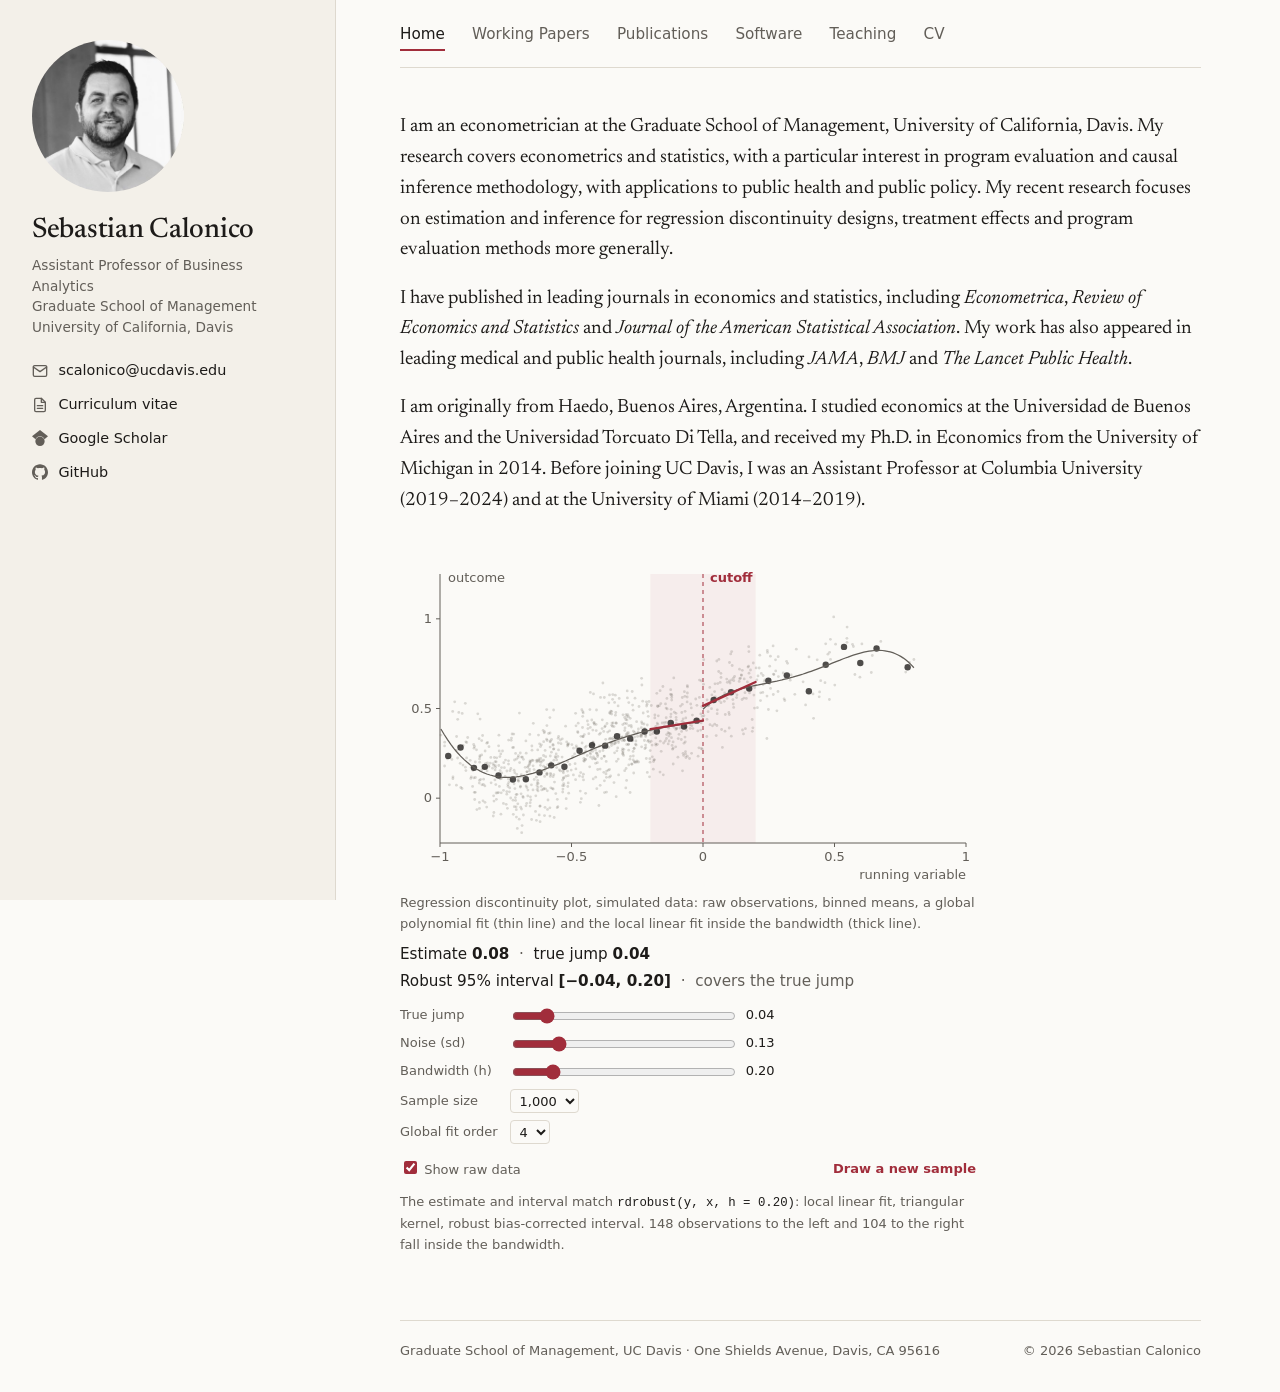
<file: index.html>
<!DOCTYPE html>
<html lang="en">
  <head>
    <meta charset="UTF-8" />
    <meta name="viewport" content="width=device-width, initial-scale=1.0" />
    <title>Sebastian Calonico | Econometrics &amp; Causal Inference</title>
    <meta name="description" content="Sebastian Calonico is an econometrician at UC Davis working on causal inference and regression discontinuity designs." />
    <meta name="theme-color" content="#fbfaf7" />
    <meta property="og:type" content="website" />
    <meta property="og:title" content="Sebastian Calonico | Econometrics &amp; Causal Inference" />
    <meta property="og:description" content="Research, publications, and software in econometrics, causal inference, and data analytics." />
    <meta property="og:url" content="https://scalonico.github.io/" />
    <link rel="canonical" href="https://scalonico.github.io/" />
    <link rel="icon" href="./favicon.svg" type="image/svg+xml" />
    <script type="application/ld+json">
      {
        "@context": "https://schema.org",
        "@type": "Person",
        "name": "Sebastian Calonico",
        "url": "https://scalonico.github.io/",
        "jobTitle": "Assistant Professor of Business Analytics",
        "affiliation": {
          "@type": "CollegeOrUniversity",
          "name": "University of California, Davis"
        },
        "email": "mailto:scalonico@ucdavis.edu",
        "sameAs": [
          "https://scholar.google.com/citations?user=rpUAhZ8AAAAJ",
          "https://github.com/scalonico"
        ],
        "knowsAbout": [
          "Econometrics",
          "Causal inference",
          "Regression discontinuity designs",
          "Nonparametric inference",
          "Data analytics"
        ]
      }
    </script>
    <link rel="preconnect" href="https://fonts.googleapis.com" />
    <link rel="preconnect" href="https://fonts.gstatic.com" crossorigin />
    <link
      href="https://fonts.googleapis.com/css2?family=Newsreader:ital,opsz,wght@0,6..72,400..600;1,6..72,400..600&display=swap"
      rel="stylesheet"
    />
    <link rel="stylesheet" href="./site.css?v=4" />
    <script src="./site.js?v=4" defer></script>
    <script src="./analytics.js?v=2" defer></script>
  </head>
  <body class="home">
    <a class="skip-link" href="#main">Skip to content</a>
    <div class="shell">
      <aside class="side">
        <div class="side-top">
          <a class="side-photo" href="./index.html" aria-label="Home"><img src="./photo.jpg" alt="Sebastian Calonico" width="320" height="320" /></a>
          <h1 class="side-name">Sebastian Calonico</h1>
          <p class="side-role">
            Assistant Professor of Business Analytics<br />
            Graduate School of Management<br />
            University of California, Davis
          </p>
          <ul class="side-links" aria-label="Contact and profile links">
            <li><a href="mailto:scalonico@ucdavis.edu"><svg viewBox="0 0 24 24" aria-hidden="true" fill="none" stroke="currentColor" stroke-width="2" stroke-linecap="round" stroke-linejoin="round"><rect x="2" y="4" width="20" height="16" rx="2" /><path d="m22 6-10 7L2 6" /></svg>scalonico@ucdavis.edu</a></li>
            <li><a href="./CV/resume.pdf" target="_blank" rel="noopener"><svg viewBox="0 0 24 24" aria-hidden="true" fill="none" stroke="currentColor" stroke-width="2" stroke-linecap="round" stroke-linejoin="round"><path d="M14 2H6a2 2 0 0 0-2 2v16a2 2 0 0 0 2 2h12a2 2 0 0 0 2-2V8z" /><path d="M14 2v6h6M8 13h8M8 17h8" /></svg>Curriculum vitae</a></li>
            <li><a href="https://scholar.google.com/citations?user=rpUAhZ8AAAAJ" target="_blank" rel="noopener"><svg viewBox="0 0 24 24" aria-hidden="true" fill="currentColor"><path d="M5.242 13.769L0 9.5 12 0l12 9.5-5.242 4.269C17.548 11.249 14.978 9.5 12 9.5c-2.977 0-5.548 1.748-6.758 4.269zM12 10a7 7 0 1 0 0 14 7 7 0 0 0 0-14z" /></svg>Google Scholar</a></li>
            <li><a href="https://github.com/scalonico" target="_blank" rel="noopener"><svg viewBox="0 0 24 24" aria-hidden="true" fill="currentColor"><path d="M12 .297c-6.63 0-12 5.373-12 12 0 5.303 3.438 9.8 8.205 11.385.6.113.82-.258.82-.577 0-.285-.01-1.04-.015-2.04-3.338.724-4.042-1.61-4.042-1.61C4.422 18.07 3.633 17.7 3.633 17.7c-1.087-.744.084-.729.084-.729 1.205.084 1.838 1.236 1.838 1.236 1.07 1.835 2.809 1.305 3.495.998.108-.776.417-1.305.76-1.605-2.665-.3-5.466-1.332-5.466-5.93 0-1.31.465-2.38 1.235-3.22-.135-.303-.54-1.523.105-3.176 0 0 1.005-.322 3.3 1.23.96-.267 1.98-.399 3-.405 1.02.006 2.04.138 3 .405 2.28-1.552 3.285-1.23 3.285-1.23.645 1.653.24 2.873.12 3.176.765.84 1.23 1.91 1.23 3.22 0 4.61-2.805 5.625-5.475 5.92.42.36.81 1.096.81 2.22 0 1.606-.015 2.896-.015 3.286 0 .315.21.69.825.57C20.565 22.092 24 17.592 24 12.297c0-6.627-5.373-12-12-12" /></svg>GitHub</a></li>
          </ul>
        </div>
      </aside>

      <div class="content">
        <header class="top">
          <nav aria-label="Primary">
            <a href="./index.html" aria-current="page">Home</a>
            <a href="./research.html">Working Papers</a>
            <a href="./publications.html">Publications</a>
            <a href="./software.html">Software</a>
            <a href="./teaching.html">Teaching</a>
            <a href="./CV/resume.pdf" target="_blank" rel="noopener">CV</a>
          </nav>
        </header>
        <main id="main">
          <div class="prose">
            <p>
              I am an econometrician at the Graduate School of Management, University of
              California, Davis. My research covers econometrics and
              statistics, with a particular interest in program evaluation and causal inference
              methodology, with applications to public health and public policy. My recent
              research focuses on estimation and inference for regression discontinuity designs,
              treatment effects and program evaluation methods more generally.
            </p>
            <p>
              I have published in leading journals in economics and statistics, including
              <cite>Econometrica</cite>, <cite>Review of Economics and Statistics</cite> and
              <cite>Journal of the American Statistical Association</cite>. My work has also
              appeared in leading medical and public health journals, including
              <cite>JAMA</cite>, <cite>BMJ</cite> and <cite>The Lancet Public Health</cite>.
            </p>
            <p>
              I am originally from Haedo, Buenos Aires, Argentina. I studied economics at the
              Universidad de Buenos Aires and the Universidad Torcuato Di Tella, and received my
              Ph.D. in Economics from the University of Michigan in 2014. Before joining UC Davis,
              I was an Assistant Professor at Columbia University (2019–2024) and at the
              University of Miami (2014–2019).
            </p>
          </div>

          <figure class="rd">
            <svg id="rd-plot" role="img" aria-labelledby="rd-caption"></svg>
            <figcaption>
              <p id="rd-caption">Regression discontinuity plot, simulated data: raw observations, binned means, a global polynomial fit (thin line) and the local linear fit inside the bandwidth (thick line).</p>
              <p class="rd-readout" aria-live="polite">
                Estimate <strong id="rd-est">0.08</strong>
                <span aria-hidden="true">·</span>
                true jump <strong id="rd-true">0.04</strong>
              </p>
              <p class="rd-readout" aria-live="polite">
                Robust 95% interval <strong id="rd-ci">[−0.04, 0.20]</strong>
                <span aria-hidden="true">·</span>
                <em id="rd-cover" class="rd-cover">covers the true jump</em>
              </p>
              <div class="rd-controls">
                <label for="rd-jump">True jump</label>
                <input type="range" id="rd-jump" min="0" max="0.3" step="0.01" value="0.04" />
                <output id="rd-jump-out" for="rd-jump">0.04</output>

                <label for="rd-noise">Noise (sd)</label>
                <input type="range" id="rd-noise" min="0.02" max="0.6" step="0.01" value="0.13" />
                <output id="rd-noise-out" for="rd-noise">0.13</output>

                <label for="rd-h">Bandwidth (h)</label>
                <input type="range" id="rd-h" min="0.05" max="1" step="0.01" value="0.2" />
                <output id="rd-h-out" for="rd-h">0.20</output>

                <label for="rd-n">Sample size</label>
                <select id="rd-n">
                  <option value="200">200</option>
                  <option value="500">500</option>
                  <option value="1000" selected>1,000</option>
                  <option value="2000">2,000</option>
                  <option value="5000">5,000</option>
                </select>
                <span></span>

                <label for="rd-order">Global fit order</label>
                <select id="rd-order">
                  <option value="1">1</option>
                  <option value="2">2</option>
                  <option value="3">3</option>
                  <option value="4" selected>4</option>
                </select>
                <span></span>
              </div>
              <div class="rd-actions">
                <label><input type="checkbox" id="rd-raw" checked /> Show raw data</label>
                <button type="button" id="rd-resample">Draw a new sample</button>
              </div>
              <p class="rd-note">
                The estimate and interval match <code id="rd-call">rdrobust(y, x, h = 0.20)</code>: local linear fit, triangular kernel, robust bias-corrected interval.
                <span id="rd-window"></span> fall inside the bandwidth.
              </p>
            </figcaption>
          </figure>
        </main>
        <footer class="foot">
          <p>Graduate School of Management, UC Davis · One Shields Avenue, Davis, CA 95616</p>
          <p>&copy; <span id="year">2026</span> Sebastian Calonico</p>
        </footer>
      </div>
    </div>
  </body>
</html>
</file>
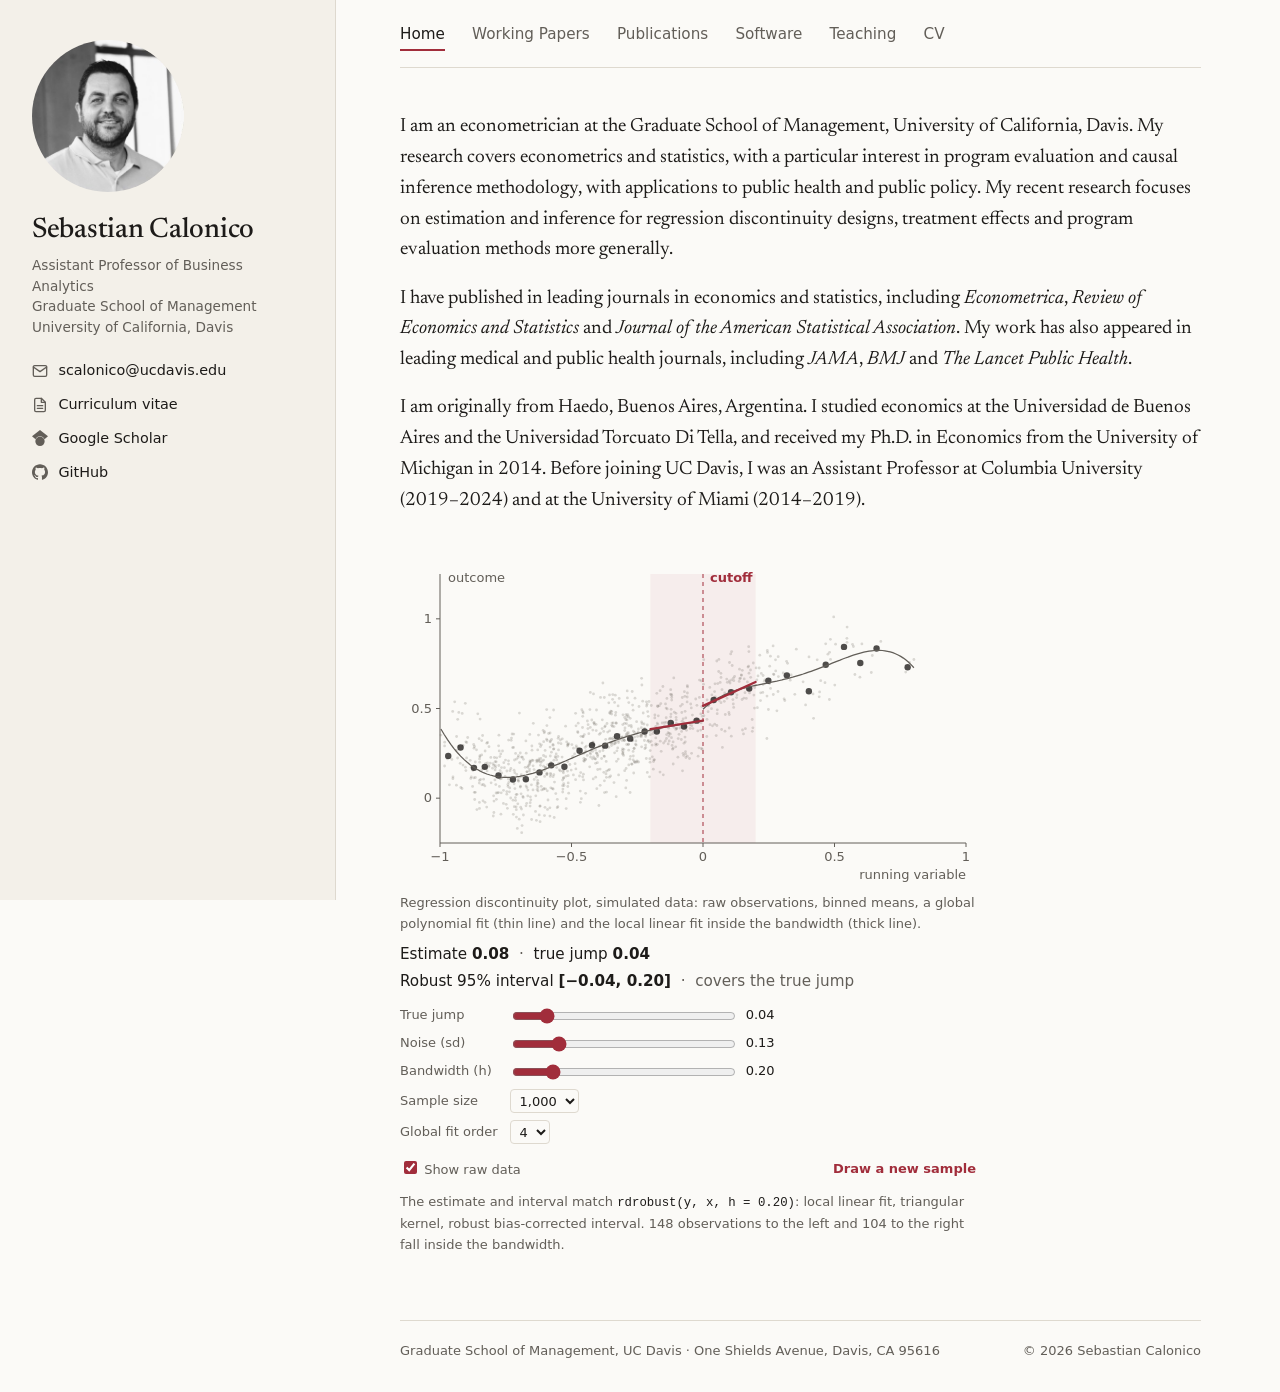
<file: contact.html>
<!doctype html>
<html lang="en">
  <head>
    <meta charset="utf-8" />
    <meta name="viewport" content="width=device-width, initial-scale=1" />
    <meta http-equiv="refresh" content="0; url=./index.html" />
    <link rel="canonical" href="https://scalonico.github.io/" />
    <title>Redirecting | Sebastian Calonico</title>
  </head>
  <body><p>Contact details are now on the <a href="./index.html">home page</a>.</p></body>
</html>
</file>
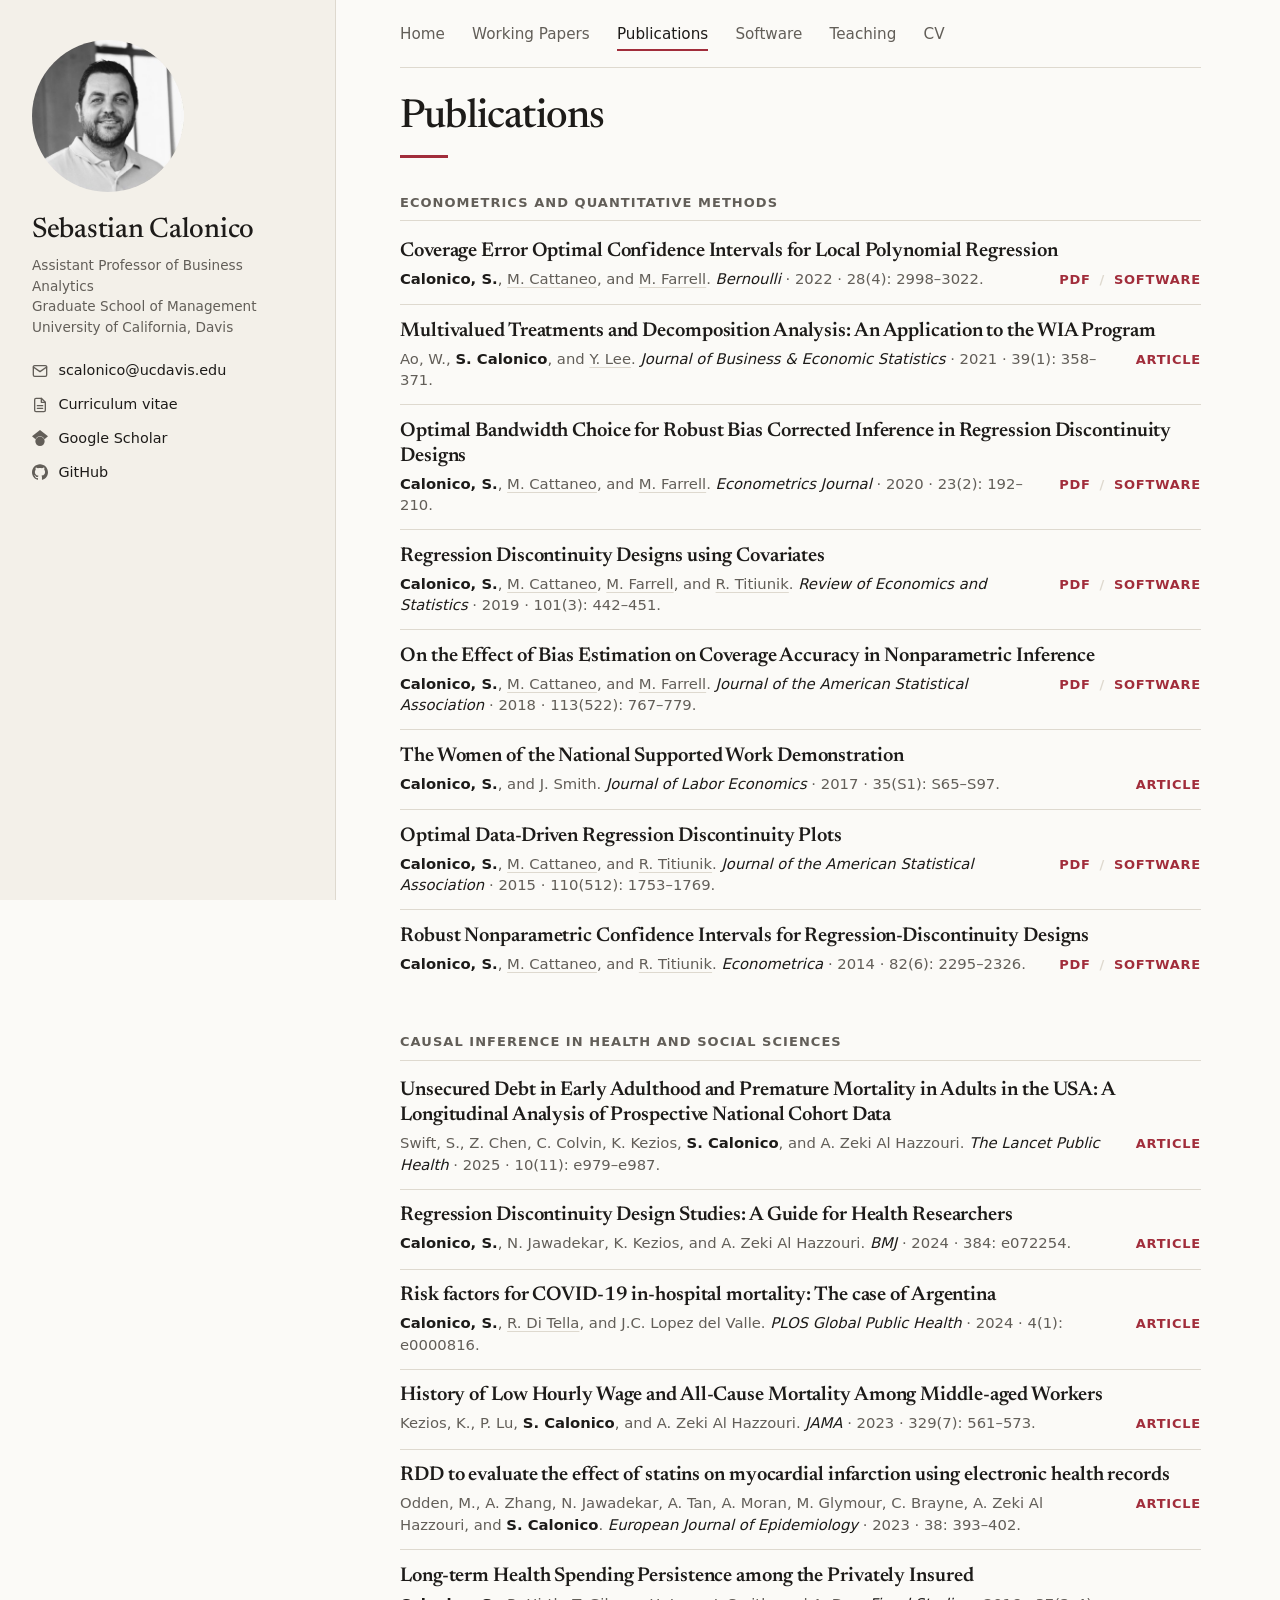
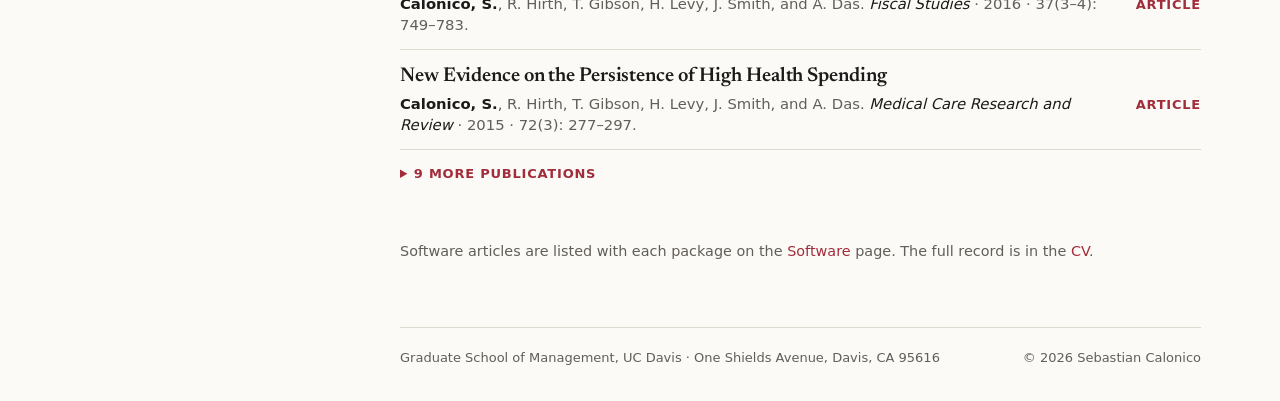
<file: publications.html>
<!DOCTYPE html>
<html lang="en">
  <head>
    <meta charset="UTF-8" />
    <meta name="viewport" content="width=device-width, initial-scale=1.0" />
    <title>Publications | Sebastian Calonico</title>
    <meta name="description" content="Publications by Sebastian Calonico in econometrics, causal inference, health, and social policy." />
    <meta name="theme-color" content="#fbfaf7" />
    <meta property="og:type" content="website" />
    <meta property="og:title" content="Publications | Sebastian Calonico" />
    <meta property="og:description" content="Publications by Sebastian Calonico in econometrics, causal inference, health, and social policy." />
    <meta property="og:url" content="https://scalonico.github.io/publications.html" />
    <link rel="canonical" href="https://scalonico.github.io/publications.html" />
    <link rel="icon" href="./favicon.svg" type="image/svg+xml" />
    <link rel="preconnect" href="https://fonts.googleapis.com" />
    <link rel="preconnect" href="https://fonts.gstatic.com" crossorigin />
    <link
      href="https://fonts.googleapis.com/css2?family=Newsreader:ital,opsz,wght@0,6..72,400..600;1,6..72,400..600&display=swap"
      rel="stylesheet"
    />
    <link rel="stylesheet" href="./site.css?v=4" />
    <script src="./site.js?v=4" defer></script>
    <script src="./analytics.js?v=2" defer></script>
  </head>
  <body class="inner">
    <a class="skip-link" href="#main">Skip to content</a>
    <div class="shell">
      <aside class="side">
        <div class="side-top">
          <a class="side-photo" href="./index.html" aria-label="Home"><img src="./photo.jpg" alt="Sebastian Calonico" width="320" height="320" /></a>
          <p class="side-name"><a href="./index.html">Sebastian Calonico</a></p>
          <p class="side-role">
            Assistant Professor of Business Analytics<br />
            Graduate School of Management<br />
            University of California, Davis
          </p>
          <ul class="side-links" aria-label="Contact and profile links">
            <li><a href="mailto:scalonico@ucdavis.edu"><svg viewBox="0 0 24 24" aria-hidden="true" fill="none" stroke="currentColor" stroke-width="2" stroke-linecap="round" stroke-linejoin="round"><rect x="2" y="4" width="20" height="16" rx="2" /><path d="m22 6-10 7L2 6" /></svg>scalonico@ucdavis.edu</a></li>
            <li><a href="./CV/resume.pdf" target="_blank" rel="noopener"><svg viewBox="0 0 24 24" aria-hidden="true" fill="none" stroke="currentColor" stroke-width="2" stroke-linecap="round" stroke-linejoin="round"><path d="M14 2H6a2 2 0 0 0-2 2v16a2 2 0 0 0 2 2h12a2 2 0 0 0 2-2V8z" /><path d="M14 2v6h6M8 13h8M8 17h8" /></svg>Curriculum vitae</a></li>
            <li><a href="https://scholar.google.com/citations?user=rpUAhZ8AAAAJ" target="_blank" rel="noopener"><svg viewBox="0 0 24 24" aria-hidden="true" fill="currentColor"><path d="M5.242 13.769L0 9.5 12 0l12 9.5-5.242 4.269C17.548 11.249 14.978 9.5 12 9.5c-2.977 0-5.548 1.748-6.758 4.269zM12 10a7 7 0 1 0 0 14 7 7 0 0 0 0-14z" /></svg>Google Scholar</a></li>
            <li><a href="https://github.com/scalonico" target="_blank" rel="noopener"><svg viewBox="0 0 24 24" aria-hidden="true" fill="currentColor"><path d="M12 .297c-6.63 0-12 5.373-12 12 0 5.303 3.438 9.8 8.205 11.385.6.113.82-.258.82-.577 0-.285-.01-1.04-.015-2.04-3.338.724-4.042-1.61-4.042-1.61C4.422 18.07 3.633 17.7 3.633 17.7c-1.087-.744.084-.729.084-.729 1.205.084 1.838 1.236 1.838 1.236 1.07 1.835 2.809 1.305 3.495.998.108-.776.417-1.305.76-1.605-2.665-.3-5.466-1.332-5.466-5.93 0-1.31.465-2.38 1.235-3.22-.135-.303-.54-1.523.105-3.176 0 0 1.005-.322 3.3 1.23.96-.267 1.98-.399 3-.405 1.02.006 2.04.138 3 .405 2.28-1.552 3.285-1.23 3.285-1.23.645 1.653.24 2.873.12 3.176.765.84 1.23 1.91 1.23 3.22 0 4.61-2.805 5.625-5.475 5.92.42.36.81 1.096.81 2.22 0 1.606-.015 2.896-.015 3.286 0 .315.21.69.825.57C20.565 22.092 24 17.592 24 12.297c0-6.627-5.373-12-12-12" /></svg>GitHub</a></li>
          </ul>
        </div>
      </aside>

      <div class="content">
        <header class="top">
          <nav aria-label="Primary">
            <a href="./index.html">Home</a>
            <a href="./research.html">Working Papers</a>
            <a href="./publications.html" aria-current="page">Publications</a>
            <a href="./software.html">Software</a>
            <a href="./teaching.html">Teaching</a>
            <a href="./CV/resume.pdf" target="_blank" rel="noopener">CV</a>
          </nav>
        </header>
        <main id="main">
          <header class="page-head">
            <h1>Publications</h1>
          </header>

          <section aria-labelledby="econometrics">
            <h2 class="sec" id="econometrics">Econometrics and quantitative methods</h2>
            <ul class="papers">
            <li class="paper">
              <h3 class="t"><a href="https://rdpackages.github.io/references/Calonico-Cattaneo-Farrell_2022_Bernoulli.pdf" target="_blank" rel="noopener">Coverage Error Optimal Confidence Intervals for Local Polynomial Regression</a></h3>
              <p class="au"><b>Calonico, S.</b>, <a class="who" href="https://cattaneo.princeton.edu/" target="_blank" rel="noopener">M. Cattaneo</a>, and <a class="who" href="https://maxhfarrell.com/" target="_blank" rel="noopener">M. Farrell</a>. <span class="venue"><cite>Bernoulli</cite> · 2022 · 28(4): 2998–3022.</span></p>
              <p class="plinks"><a tabindex="-1" aria-hidden="true" href="https://rdpackages.github.io/references/Calonico-Cattaneo-Farrell_2022_Bernoulli.pdf" target="_blank" rel="noopener">pdf</a><span aria-hidden="true">/</span><a href="./software.html#nprobust">software</a></p>
            </li>
            <li class="paper">
              <h3 class="t"><a href="https://doi.org/10.1080/07350015.2019.1660664" target="_blank" rel="noopener">Multivalued Treatments and Decomposition Analysis: An Application to the WIA Program</a></h3>
              <p class="au">Ao, W., <b>S. Calonico</b>, and <a class="who" href="https://sites.google.com/site/yyleelilian/" target="_blank" rel="noopener">Y. Lee</a>. <span class="venue"><cite>Journal of Business &amp; Economic Statistics</cite> · 2021 · 39(1): 358–371.</span></p>
              <p class="plinks"><a tabindex="-1" aria-hidden="true" href="https://doi.org/10.1080/07350015.2019.1660664" target="_blank" rel="noopener">article</a></p>
            </li>
            <li class="paper">
              <h3 class="t"><a href="https://rdpackages.github.io/references/Calonico-Cattaneo-Farrell_2020_ECTJ.pdf" target="_blank" rel="noopener">Optimal Bandwidth Choice for Robust Bias Corrected Inference in Regression Discontinuity Designs</a></h3>
              <p class="au"><b>Calonico, S.</b>, <a class="who" href="https://cattaneo.princeton.edu/" target="_blank" rel="noopener">M. Cattaneo</a>, and <a class="who" href="https://maxhfarrell.com/" target="_blank" rel="noopener">M. Farrell</a>. <span class="venue"><cite>Econometrics Journal</cite> · 2020 · 23(2): 192–210.</span></p>
              <p class="plinks"><a tabindex="-1" aria-hidden="true" href="https://rdpackages.github.io/references/Calonico-Cattaneo-Farrell_2020_ECTJ.pdf" target="_blank" rel="noopener">pdf</a><span aria-hidden="true">/</span><a href="./software.html#rdrobust">software</a></p>
            </li>
            <li class="paper">
              <h3 class="t"><a href="https://rdpackages.github.io/references/Calonico-Cattaneo-Farrell-Titiunik_2019_RESTAT.pdf" target="_blank" rel="noopener">Regression Discontinuity Designs using Covariates</a></h3>
              <p class="au"><b>Calonico, S.</b>, <a class="who" href="https://cattaneo.princeton.edu/" target="_blank" rel="noopener">M. Cattaneo</a>, <a class="who" href="https://maxhfarrell.com/" target="_blank" rel="noopener">M. Farrell</a>, and <a class="who" href="https://titiunik.github.io/" target="_blank" rel="noopener">R. Titiunik</a>. <span class="venue"><cite>Review of Economics and Statistics</cite> · 2019 · 101(3): 442–451.</span></p>
              <p class="plinks"><a tabindex="-1" aria-hidden="true" href="https://rdpackages.github.io/references/Calonico-Cattaneo-Farrell-Titiunik_2019_RESTAT.pdf" target="_blank" rel="noopener">pdf</a><span aria-hidden="true">/</span><a href="./software.html#rdrobust">software</a></p>
            </li>
            <li class="paper">
              <h3 class="t"><a href="https://nppackages.github.io/references/Calonico-Cattaneo-Farrell_2018_JASA.pdf" target="_blank" rel="noopener">On the Effect of Bias Estimation on Coverage Accuracy in Nonparametric Inference</a></h3>
              <p class="au"><b>Calonico, S.</b>, <a class="who" href="https://cattaneo.princeton.edu/" target="_blank" rel="noopener">M. Cattaneo</a>, and <a class="who" href="https://maxhfarrell.com/" target="_blank" rel="noopener">M. Farrell</a>. <span class="venue"><cite>Journal of the American Statistical Association</cite> · 2018 · 113(522): 767–779.</span></p>
              <p class="plinks"><a tabindex="-1" aria-hidden="true" href="https://nppackages.github.io/references/Calonico-Cattaneo-Farrell_2018_JASA.pdf" target="_blank" rel="noopener">pdf</a><span aria-hidden="true">/</span><a href="./software.html#nprobust">software</a></p>
            </li>
            <li class="paper">
              <h3 class="t"><a href="https://www.journals.uchicago.edu/doi/abs/10.1086/692397?journalCode=jole" target="_blank" rel="noopener">The Women of the National Supported Work Demonstration</a></h3>
              <p class="au"><b>Calonico, S.</b>, and J. Smith. <span class="venue"><cite>Journal of Labor Economics</cite> · 2017 · 35(S1): S65–S97.</span></p>
              <p class="plinks"><a tabindex="-1" aria-hidden="true" href="https://www.journals.uchicago.edu/doi/abs/10.1086/692397?journalCode=jole" target="_blank" rel="noopener">article</a></p>
            </li>
            <li class="paper">
              <h3 class="t"><a href="https://rdpackages.github.io/references/Calonico-Cattaneo-Titiunik_2015_JASA.pdf" target="_blank" rel="noopener">Optimal Data-Driven Regression Discontinuity Plots</a></h3>
              <p class="au"><b>Calonico, S.</b>, <a class="who" href="https://cattaneo.princeton.edu/" target="_blank" rel="noopener">M. Cattaneo</a>, and <a class="who" href="https://titiunik.github.io/" target="_blank" rel="noopener">R. Titiunik</a>. <span class="venue"><cite>Journal of the American Statistical Association</cite> · 2015 · 110(512): 1753–1769.</span></p>
              <p class="plinks"><a tabindex="-1" aria-hidden="true" href="https://rdpackages.github.io/references/Calonico-Cattaneo-Titiunik_2015_JASA.pdf" target="_blank" rel="noopener">pdf</a><span aria-hidden="true">/</span><a href="./software.html#rdrobust">software</a></p>
            </li>
            <li class="paper">
              <h3 class="t"><a href="https://rdpackages.github.io/references/Calonico-Cattaneo-Titiunik_2014_ECMA.pdf" target="_blank" rel="noopener">Robust Nonparametric Confidence Intervals for Regression-Discontinuity Designs</a></h3>
              <p class="au"><b>Calonico, S.</b>, <a class="who" href="https://cattaneo.princeton.edu/" target="_blank" rel="noopener">M. Cattaneo</a>, and <a class="who" href="https://titiunik.github.io/" target="_blank" rel="noopener">R. Titiunik</a>. <span class="venue"><cite>Econometrica</cite> · 2014 · 82(6): 2295–2326.</span></p>
              <p class="plinks"><a tabindex="-1" aria-hidden="true" href="https://rdpackages.github.io/references/Calonico-Cattaneo-Titiunik_2014_ECMA.pdf" target="_blank" rel="noopener">pdf</a><span aria-hidden="true">/</span><a href="./software.html#rdrobust">software</a></p>
            </li>
            </ul>
          </section>

          <section aria-labelledby="health">
            <h2 class="sec" id="health">Causal inference in health and social sciences</h2>
            <ul class="papers">
            <li class="paper">
              <h3 class="t"><a href="https://www.sciencedirect.com/science/article/pii/S2468266725002269" target="_blank" rel="noopener">Unsecured Debt in Early Adulthood and Premature Mortality in Adults in the USA: A Longitudinal Analysis of Prospective National Cohort Data</a></h3>
              <p class="au">Swift, S., Z. Chen, C. Colvin, K. Kezios, <b>S. Calonico</b>, and A. Zeki Al Hazzouri. <span class="venue"><cite>The Lancet Public Health</cite> · 2025 · 10(11): e979–e987.</span></p>
              <p class="plinks"><a tabindex="-1" aria-hidden="true" href="https://www.sciencedirect.com/science/article/pii/S2468266725002269" target="_blank" rel="noopener">article</a></p>
            </li>
            <li class="paper">
              <h3 class="t"><a href="https://www.bmj.com/content/384/bmj-2022-072254.long" target="_blank" rel="noopener">Regression Discontinuity Design Studies: A Guide for Health Researchers</a></h3>
              <p class="au"><b>Calonico, S.</b>, N. Jawadekar, K. Kezios, and A. Zeki Al Hazzouri. <span class="venue"><cite>BMJ</cite> · 2024 · 384: e072254.</span></p>
              <p class="plinks"><a tabindex="-1" aria-hidden="true" href="https://www.bmj.com/content/384/bmj-2022-072254.long" target="_blank" rel="noopener">article</a></p>
            </li>
            <li class="paper">
              <h3 class="t"><a href="https://doi.org/10.1371/journal.pgph.0000816" target="_blank" rel="noopener">Risk factors for COVID-19 in-hospital mortality: The case of Argentina</a></h3>
              <p class="au"><b>Calonico, S.</b>, <a class="who" href="https://www.hbs.edu/faculty/Pages/profile.aspx?facId=6448" target="_blank" rel="noopener">R. Di Tella</a>, and J.C. Lopez del Valle. <span class="venue"><cite>PLOS Global Public Health</cite> · 2024 · 4(1): e0000816.</span></p>
              <p class="plinks"><a tabindex="-1" aria-hidden="true" href="https://doi.org/10.1371/journal.pgph.0000816" target="_blank" rel="noopener">article</a></p>
            </li>
            <li class="paper">
              <h3 class="t"><a href="https://jamanetwork.com/journals/jama/fullarticle/2801679" target="_blank" rel="noopener">History of Low Hourly Wage and All-Cause Mortality Among Middle-aged Workers</a></h3>
              <p class="au">Kezios, K., P. Lu, <b>S. Calonico</b>, and A. Zeki Al Hazzouri. <span class="venue"><cite>JAMA</cite> · 2023 · 329(7): 561–573.</span></p>
              <p class="plinks"><a tabindex="-1" aria-hidden="true" href="https://jamanetwork.com/journals/jama/fullarticle/2801679" target="_blank" rel="noopener">article</a></p>
            </li>
            <li class="paper">
              <h3 class="t"><a href="https://link.springer.com/article/10.1007/s10654-023-00982-w" target="_blank" rel="noopener">RDD to evaluate the effect of statins on myocardial infarction using electronic health records</a></h3>
              <p class="au">Odden, M., A. Zhang, N. Jawadekar, A. Tan, A. Moran, M. Glymour, C. Brayne, A. Zeki Al Hazzouri, and <b>S. Calonico</b>. <span class="venue"><cite>European Journal of Epidemiology</cite> · 2023 · 38: 393–402.</span></p>
              <p class="plinks"><a tabindex="-1" aria-hidden="true" href="https://link.springer.com/article/10.1007/s10654-023-00982-w" target="_blank" rel="noopener">article</a></p>
            </li>
            <li class="paper">
              <h3 class="t"><a href="https://doi.org/10.1111/j.1475-5890.2016.12120" target="_blank" rel="noopener">Long-term Health Spending Persistence among the Privately Insured</a></h3>
              <p class="au"><b>Calonico, S.</b>, R. Hirth, T. Gibson, H. Levy, J. Smith, and A. Das. <span class="venue"><cite>Fiscal Studies</cite> · 2016 · 37(3–4): 749–783.</span></p>
              <p class="plinks"><a tabindex="-1" aria-hidden="true" href="https://doi.org/10.1111/j.1475-5890.2016.12120" target="_blank" rel="noopener">article</a></p>
            </li>
            <li class="paper">
              <h3 class="t"><a href="https://pubmed.ncbi.nlm.nih.gov/25701579/" target="_blank" rel="noopener">New Evidence on the Persistence of High Health Spending</a></h3>
              <p class="au"><b>Calonico, S.</b>, R. Hirth, T. Gibson, H. Levy, J. Smith, and A. Das. <span class="venue"><cite>Medical Care Research and Review</cite> · 2015 · 72(3): 277–297.</span></p>
              <p class="plinks"><a tabindex="-1" aria-hidden="true" href="https://pubmed.ncbi.nlm.nih.gov/25701579/" target="_blank" rel="noopener">article</a></p>
            </li>
            </ul>
            <details class="more">
              <summary>9 more publications</summary>
              <ul class="papers">
            <li class="paper">
                <h3 class="t"><a href="https://doi.org/10.1097/EDE.0000000000001761" target="_blank" rel="noopener">Overcoming data gaps in life course epidemiology by matching across cohorts</a></h3>
                <p class="au">Kezios, K., S. Zimmerman, P. Buto, K. Rudolph, <b>S. Calonico</b>, A. Zeki Al Hazzouri, and M. Glymour. <span class="venue"><cite>Epidemiology</cite> · 2024 · 35(5): 610–617.</span></p>
                <p class="plinks"><a tabindex="-1" aria-hidden="true" href="https://doi.org/10.1097/EDE.0000000000001761" target="_blank" rel="noopener">article</a></p>
              </li>
              <li class="paper">
                <h3 class="t"><a href="https://academic.oup.com/aje/advance-article/doi/10.1093/aje/kwad043/7056288" target="_blank" rel="noopener">Practical Guide to Honest Causal Forests for Identifying Heterogeneous Treatment Effects in a Randomized Setting</a></h3>
                <p class="au">Jawadekar, N., K. Kezios, M. Odden, J. Stingone, <b>S. Calonico</b>, K. Rudolph, and A. Zeki Al Hazzouri. <span class="venue"><cite>American Journal of Epidemiology</cite> · 2023 · 192(7): 1155–1165.</span></p>
                <p class="plinks"><a tabindex="-1" aria-hidden="true" href="https://academic.oup.com/aje/advance-article/doi/10.1093/aje/kwad043/7056288" target="_blank" rel="noopener">article</a></p>
              </li>
              <li class="paper">
                <h3 class="t"><a href="https://doi.org/10.1097/EDE.0000000000001620" target="_blank" rel="noopener">Propensity Scores in Health Disparities Research: The Example of Cognitive Aging and the Hispanic Paradox</a></h3>
                <p class="au">Kezios, K., S. Zimmerman, A. Zhang, <b>S. Calonico</b>, N. Jawadekar, M. Glymour, and A. Zeki Al Hazzouri. <span class="venue"><cite>Epidemiology</cite> · 2023 · 34(4): 495–504.</span></p>
                <p class="plinks"><a tabindex="-1" aria-hidden="true" href="https://doi.org/10.1097/EDE.0000000000001620" target="_blank" rel="noopener">article</a></p>
              </li>
              <li class="paper">
                <h3 class="t"><a href="https://n.neurology.org/content/100/6/e595" target="_blank" rel="noopener">Association Between Supplemental Nutrition Assistance Program Use and Memory Decline: Findings From the Health and Retirement Study</a></h3>
                <p class="au">Lu, P., K. Kezios, J. Lee, <b>S. Calonico</b>, C. Wimer, and A. Zeki Al Hazzouri. <span class="venue"><cite>Neurology</cite> · 2023 · 100(6): e595–e602.</span></p>
                <p class="plinks"><a tabindex="-1" aria-hidden="true" href="https://n.neurology.org/content/100/6/e595" target="_blank" rel="noopener">article</a></p>
              </li>
              <li class="paper">
                <h3 class="t"><a href="https://pubmed.ncbi.nlm.nih.gov/35020781/" target="_blank" rel="noopener">Racial Residential Segregation in Young Adulthood and Brain integrity in Middle Age: Can we learn from small samples?</a></h3>
                <p class="au">Zeki Al Hazzouri, A., N. Jawadekar, K. Kezios, M. Caunca, T. Elfassy, <b>S. Calonico</b>, K. Kershaw, K. Yaffe, L. Launer, M. Elbejjani, L. Grasset, J. Manly, M. Odden, and M. Glymour. <span class="venue"><cite>American Journal of Epidemiology</cite> · 2022 · 191(4): 591–598.</span></p>
                <p class="plinks"><a tabindex="-1" aria-hidden="true" href="https://pubmed.ncbi.nlm.nih.gov/35020781/" target="_blank" rel="noopener">article</a></p>
              </li>
              <li class="paper">
                <h3 class="t"><a href="https://pubmed.ncbi.nlm.nih.gov/34331536/" target="_blank" rel="noopener">Statins and cognitive decline in the Cardiovascular Health Study: A Comparison of different analytical approaches</a></h3>
                <p class="au">Zeki Al Hazzouri, A., N. Jawadekar, L. Grasset, P. Kaiser, K. Kezios, <b>S. Calonico</b>, M. Glymour, C. Hirsch, A. Arnold, R. Varadhan, and M. Odden. <span class="venue"><cite>Journal of Gerontology: Series A</cite> · 2022 · 77(5): 994–1001.</span></p>
                <p class="plinks"><a tabindex="-1" aria-hidden="true" href="https://pubmed.ncbi.nlm.nih.gov/34331536/" target="_blank" rel="noopener">article</a></p>
              </li>
              <li class="paper">
                <h3 class="t"><a href="https://pubmed.ncbi.nlm.nih.gov/32788306/" target="_blank" rel="noopener">Association of negative financial shocks during the Great Recession with depressive symptoms and substance use in the USA: The CARDIA study</a></h3>
                <p class="au">Swift, S., T. Elfassy, Z. Bailey, H. Florez, D. Feaster, <b>S. Calonico</b>, S. Sidney, C. Kiefe, and A. Zeki Al Hazzouri. <span class="venue"><cite>Journal of Epidemiology and Community Health</cite> · 2020 · 74(12): 995–1001.</span></p>
                <p class="plinks"><a tabindex="-1" aria-hidden="true" href="https://pubmed.ncbi.nlm.nih.gov/32788306/" target="_blank" rel="noopener">article</a></p>
              </li>
              <li class="paper">
                <h3 class="t"><a href="https://pubmed.ncbi.nlm.nih.gov/31860661/" target="_blank" rel="noopener">Racial discrimination in medical care settings and opioid pain reliever misuse in a U.S. cohort: 1992 to 2015</a></h3>
                <p class="au">Swift, S., M. Glymour, T. Elfassy, C. Lewis, C. Kiefe, S. Sidney, <b>S. Calonico</b>, D. Feaster, Z. Bailey, and A. Zeki Al Hazzouri. <span class="venue"><cite>PLoS One</cite> · 2019 · 14(12): e0226490.</span></p>
                <p class="plinks"><a tabindex="-1" aria-hidden="true" href="https://pubmed.ncbi.nlm.nih.gov/31860661/" target="_blank" rel="noopener">article</a></p>
              </li>
              <li class="paper">
                <h3 class="t"><a href="https://pubmed.ncbi.nlm.nih.gov/30612448/" target="_blank" rel="noopener">Associations of income volatility with incident cardiovascular disease and all-cause mortality in a US cohort</a></h3>
                <p class="au">Elfassy, T., S. Swift, M. Glymour, <b>S. Calonico</b>, D. Jacobs, E. Mayeda, K. Kershaw, C. Kiefe, and A. Zeki Al Hazzouri. <span class="venue"><cite>Circulation</cite> · 2019 · 139(7): 850–859.</span></p>
                <p class="plinks"><a tabindex="-1" aria-hidden="true" href="https://pubmed.ncbi.nlm.nih.gov/30612448/" target="_blank" rel="noopener">article</a></p>
              </li>
              </ul>
            </details>
          </section>

          <p class="note">Software articles are listed with each package on the <a href="./software.html">Software</a> page. The full record is in the <a href="./CV/resume.pdf" target="_blank" rel="noopener">CV</a>.</p>
        </main>
        <footer class="foot">
          <p>Graduate School of Management, UC Davis · One Shields Avenue, Davis, CA 95616</p>
          <p>&copy; <span id="year">2026</span> Sebastian Calonico</p>
        </footer>
      </div>
    </div>
  </body>
</html>
</file>
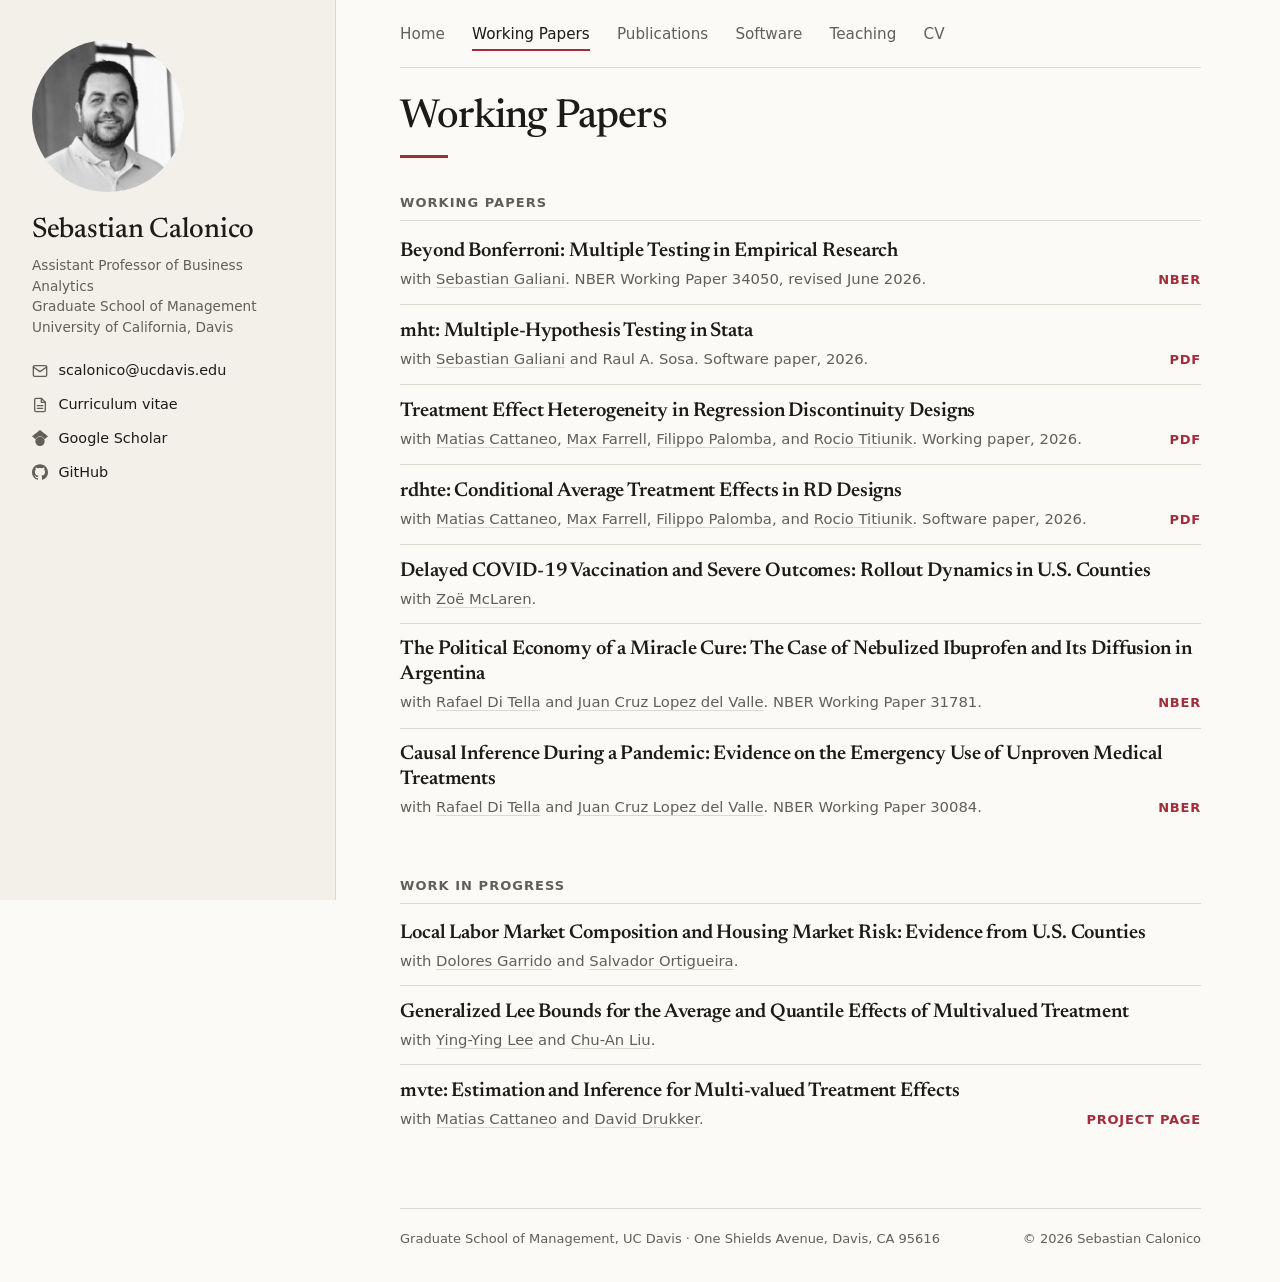
<file: research.html>
<!DOCTYPE html>
<html lang="en">
  <head>
    <meta charset="UTF-8" />
    <meta name="viewport" content="width=device-width, initial-scale=1.0" />
    <title>Working Papers | Sebastian Calonico</title>
    <meta name="description" content="Working papers by Sebastian Calonico in econometrics, causal inference, health, and social policy." />
    <meta name="theme-color" content="#fbfaf7" />
    <meta property="og:type" content="website" />
    <meta property="og:title" content="Working Papers | Sebastian Calonico" />
    <meta property="og:description" content="Working papers by Sebastian Calonico in econometrics, causal inference, health, and social policy." />
    <meta property="og:url" content="https://scalonico.github.io/research.html" />
    <link rel="canonical" href="https://scalonico.github.io/research.html" />
    <link rel="icon" href="./favicon.svg" type="image/svg+xml" />
    <link rel="preconnect" href="https://fonts.googleapis.com" />
    <link rel="preconnect" href="https://fonts.gstatic.com" crossorigin />
    <link
      href="https://fonts.googleapis.com/css2?family=Newsreader:ital,opsz,wght@0,6..72,400..600;1,6..72,400..600&display=swap"
      rel="stylesheet"
    />
    <link rel="stylesheet" href="./site.css?v=4" />
    <script src="./site.js?v=4" defer></script>
    <script src="./analytics.js?v=2" defer></script>
  </head>
  <body class="inner">
    <a class="skip-link" href="#main">Skip to content</a>
    <div class="shell">
      <aside class="side">
        <div class="side-top">
          <a class="side-photo" href="./index.html" aria-label="Home"><img src="./photo.jpg" alt="Sebastian Calonico" width="320" height="320" /></a>
          <p class="side-name"><a href="./index.html">Sebastian Calonico</a></p>
          <p class="side-role">
            Assistant Professor of Business Analytics<br />
            Graduate School of Management<br />
            University of California, Davis
          </p>
          <ul class="side-links" aria-label="Contact and profile links">
            <li><a href="mailto:scalonico@ucdavis.edu"><svg viewBox="0 0 24 24" aria-hidden="true" fill="none" stroke="currentColor" stroke-width="2" stroke-linecap="round" stroke-linejoin="round"><rect x="2" y="4" width="20" height="16" rx="2" /><path d="m22 6-10 7L2 6" /></svg>scalonico@ucdavis.edu</a></li>
            <li><a href="./CV/resume.pdf" target="_blank" rel="noopener"><svg viewBox="0 0 24 24" aria-hidden="true" fill="none" stroke="currentColor" stroke-width="2" stroke-linecap="round" stroke-linejoin="round"><path d="M14 2H6a2 2 0 0 0-2 2v16a2 2 0 0 0 2 2h12a2 2 0 0 0 2-2V8z" /><path d="M14 2v6h6M8 13h8M8 17h8" /></svg>Curriculum vitae</a></li>
            <li><a href="https://scholar.google.com/citations?user=rpUAhZ8AAAAJ" target="_blank" rel="noopener"><svg viewBox="0 0 24 24" aria-hidden="true" fill="currentColor"><path d="M5.242 13.769L0 9.5 12 0l12 9.5-5.242 4.269C17.548 11.249 14.978 9.5 12 9.5c-2.977 0-5.548 1.748-6.758 4.269zM12 10a7 7 0 1 0 0 14 7 7 0 0 0 0-14z" /></svg>Google Scholar</a></li>
            <li><a href="https://github.com/scalonico" target="_blank" rel="noopener"><svg viewBox="0 0 24 24" aria-hidden="true" fill="currentColor"><path d="M12 .297c-6.63 0-12 5.373-12 12 0 5.303 3.438 9.8 8.205 11.385.6.113.82-.258.82-.577 0-.285-.01-1.04-.015-2.04-3.338.724-4.042-1.61-4.042-1.61C4.422 18.07 3.633 17.7 3.633 17.7c-1.087-.744.084-.729.084-.729 1.205.084 1.838 1.236 1.838 1.236 1.07 1.835 2.809 1.305 3.495.998.108-.776.417-1.305.76-1.605-2.665-.3-5.466-1.332-5.466-5.93 0-1.31.465-2.38 1.235-3.22-.135-.303-.54-1.523.105-3.176 0 0 1.005-.322 3.3 1.23.96-.267 1.98-.399 3-.405 1.02.006 2.04.138 3 .405 2.28-1.552 3.285-1.23 3.285-1.23.645 1.653.24 2.873.12 3.176.765.84 1.23 1.91 1.23 3.22 0 4.61-2.805 5.625-5.475 5.92.42.36.81 1.096.81 2.22 0 1.606-.015 2.896-.015 3.286 0 .315.21.69.825.57C20.565 22.092 24 17.592 24 12.297c0-6.627-5.373-12-12-12" /></svg>GitHub</a></li>
          </ul>
        </div>
      </aside>

      <div class="content">
        <header class="top">
          <nav aria-label="Primary">
            <a href="./index.html">Home</a>
            <a href="./research.html" aria-current="page">Working Papers</a>
            <a href="./publications.html">Publications</a>
            <a href="./software.html">Software</a>
            <a href="./teaching.html">Teaching</a>
            <a href="./CV/resume.pdf" target="_blank" rel="noopener">CV</a>
          </nav>
        </header>
        <main id="main">
          <header class="page-head">
            <h1>Working Papers</h1>
          </header>
          <section aria-labelledby="wp">
            <h2 class="sec" id="wp">Working papers</h2>
            <ul class="papers">
              <li class="paper">
                <h3 class="t"><a href="https://www.nber.org/papers/w34050" target="_blank" rel="noopener">Beyond Bonferroni: Multiple Testing in Empirical Research</a></h3>
                <p class="au">with <a class="who" href="https://www.sebastiangaliani.com/" target="_blank" rel="noopener">Sebastian Galiani</a>. <span class="venue">NBER Working Paper 34050, revised June 2026.</span></p>
                <p class="plinks"><a tabindex="-1" aria-hidden="true" href="https://www.nber.org/papers/w34050" target="_blank" rel="noopener">NBER</a></p>
              </li>
              <li class="paper">
                <h3 class="t"><a href="https://drive.google.com/file/d/10r3VhQ8mBtwfyswYNF2-ULR7TvOTbRC-/view" target="_blank" rel="noopener">mht: Multiple-Hypothesis Testing in Stata</a></h3>
                <p class="au">with <a class="who" href="https://www.sebastiangaliani.com/" target="_blank" rel="noopener">Sebastian Galiani</a> and Raul A. Sosa. <span class="venue">Software paper, 2026.</span></p>
                <p class="plinks"><a tabindex="-1" aria-hidden="true" href="https://drive.google.com/file/d/10r3VhQ8mBtwfyswYNF2-ULR7TvOTbRC-/view" target="_blank" rel="noopener">pdf</a></p>
              </li>
              <li class="paper">
                <h3 class="t"><a href="https://rdpackages.github.io/references/Calonico-Cattaneo-Farrell-Palomba-Titiunik_2026_HTERD.pdf" target="_blank" rel="noopener">Treatment Effect Heterogeneity in Regression Discontinuity Designs</a></h3>
                <p class="au">with <a class="who" href="https://cattaneo.princeton.edu/" target="_blank" rel="noopener">Matias Cattaneo</a>, <a class="who" href="https://maxhfarrell.com/" target="_blank" rel="noopener">Max Farrell</a>, <a class="who" href="https://filippopalomba.github.io/" target="_blank" rel="noopener">Filippo Palomba</a>, and <a class="who" href="https://titiunik.github.io/" target="_blank" rel="noopener">Rocio Titiunik</a>. <span class="venue">Working paper, 2026.</span></p>
                <p class="plinks"><a tabindex="-1" aria-hidden="true" href="https://rdpackages.github.io/references/Calonico-Cattaneo-Farrell-Palomba-Titiunik_2026_HTERD.pdf" target="_blank" rel="noopener">pdf</a></p>
              </li>
              <li class="paper">
                <h3 class="t"><a href="https://rdpackages.github.io/references/Calonico-Cattaneo-Farrell-Palomba-Titiunik_2026_Stata.pdf" target="_blank" rel="noopener">rdhte: Conditional Average Treatment Effects in RD Designs</a></h3>
                <p class="au">with <a class="who" href="https://cattaneo.princeton.edu/" target="_blank" rel="noopener">Matias Cattaneo</a>, <a class="who" href="https://maxhfarrell.com/" target="_blank" rel="noopener">Max Farrell</a>, <a class="who" href="https://filippopalomba.github.io/" target="_blank" rel="noopener">Filippo Palomba</a>, and <a class="who" href="https://titiunik.github.io/" target="_blank" rel="noopener">Rocio Titiunik</a>. <span class="venue">Software paper, 2026.</span></p>
                <p class="plinks"><a tabindex="-1" aria-hidden="true" href="https://rdpackages.github.io/references/Calonico-Cattaneo-Farrell-Palomba-Titiunik_2026_Stata.pdf" target="_blank" rel="noopener">pdf</a></p>
              </li>
              <li class="paper">
                <h3 class="t">Delayed COVID-19 Vaccination and Severe Outcomes: Rollout Dynamics in U.S. Counties</h3>
                <p class="au">with <a class="who" href="https://publicpolicy.umbc.edu/zoe-m-mclaren/" target="_blank" rel="noopener">Zoë McLaren</a>.</p>
              </li>
              <li class="paper">
                <h3 class="t"><a href="https://www.nber.org/papers/w31781" target="_blank" rel="noopener">The Political Economy of a Miracle Cure: The Case of Nebulized Ibuprofen and Its Diffusion in Argentina</a></h3>
                <p class="au">with <a class="who" href="https://www.hbs.edu/faculty/Pages/profile.aspx?facId=6448" target="_blank" rel="noopener">Rafael Di Tella</a> and <a class="who" href="https://www.nber.org/people/juan_lopez_del_valle" target="_blank" rel="noopener">Juan Cruz Lopez del Valle</a>. <span class="venue">NBER Working Paper 31781.</span></p>
                <p class="plinks"><a tabindex="-1" aria-hidden="true" href="https://www.nber.org/papers/w31781" target="_blank" rel="noopener">NBER</a></p>
              </li>
              <li class="paper">
                <h3 class="t"><a href="https://www.nber.org/papers/w30084" target="_blank" rel="noopener">Causal Inference During a Pandemic: Evidence on the Emergency Use of Unproven Medical Treatments</a></h3>
                <p class="au">with <a class="who" href="https://www.hbs.edu/faculty/Pages/profile.aspx?facId=6448" target="_blank" rel="noopener">Rafael Di Tella</a> and <a class="who" href="https://www.nber.org/people/juan_lopez_del_valle" target="_blank" rel="noopener">Juan Cruz Lopez del Valle</a>. <span class="venue">NBER Working Paper 30084.</span></p>
                <p class="plinks"><a tabindex="-1" aria-hidden="true" href="https://www.nber.org/papers/w30084" target="_blank" rel="noopener">NBER</a></p>
              </li>
            </ul>
          </section>

          <section aria-labelledby="wip">
            <h2 class="sec" id="wip">Work in progress</h2>
            <ul class="papers">
              <li class="paper">
                <h3 class="t">Local Labor Market Composition and Housing Market Risk: Evidence from U.S. Counties</h3>
                <p class="au">with <a class="who" href="https://dolores-garrido.com/" target="_blank" rel="noopener">Dolores Garrido</a> and <a class="who" href="https://ideas.repec.org/e/por43.html" target="_blank" rel="noopener">Salvador Ortigueira</a>.</p>
              </li>
              <li class="paper">
                <h3 class="t">Generalized Lee Bounds for the Average and Quantile Effects of Multivalued Treatment</h3>
                <p class="au">with <a class="who" href="https://sites.google.com/site/yyleelilian/" target="_blank" rel="noopener">Ying-Ying Lee</a> and <a class="who" href="https://www.econ.sinica.edu.tw/members/9977a651-1a21-4c3e-9f3d-27440c323218?page_id=45" target="_blank" rel="noopener">Chu-An Liu</a>.</p>
              </li>
              <li class="paper">
                <h3 class="t"><a href="https://cattaneo.princeton.edu/research" target="_blank" rel="noopener">mvte: Estimation and Inference for Multi-valued Treatment Effects</a></h3>
                <p class="au">with <a class="who" href="https://cattaneo.princeton.edu/" target="_blank" rel="noopener">Matias Cattaneo</a> and <a class="who" href="https://www.clemson.edu/business/about/profiles/ddrukke" target="_blank" rel="noopener">David Drukker</a>.</p>
                <p class="plinks"><a tabindex="-1" aria-hidden="true" href="https://cattaneo.princeton.edu/research" target="_blank" rel="noopener">project page</a></p>
              </li>
            </ul>
          </section>
        </main>
        <footer class="foot">
          <p>Graduate School of Management, UC Davis · One Shields Avenue, Davis, CA 95616</p>
          <p>&copy; <span id="year">2026</span> Sebastian Calonico</p>
        </footer>
      </div>
    </div>
  </body>
</html>
</file>
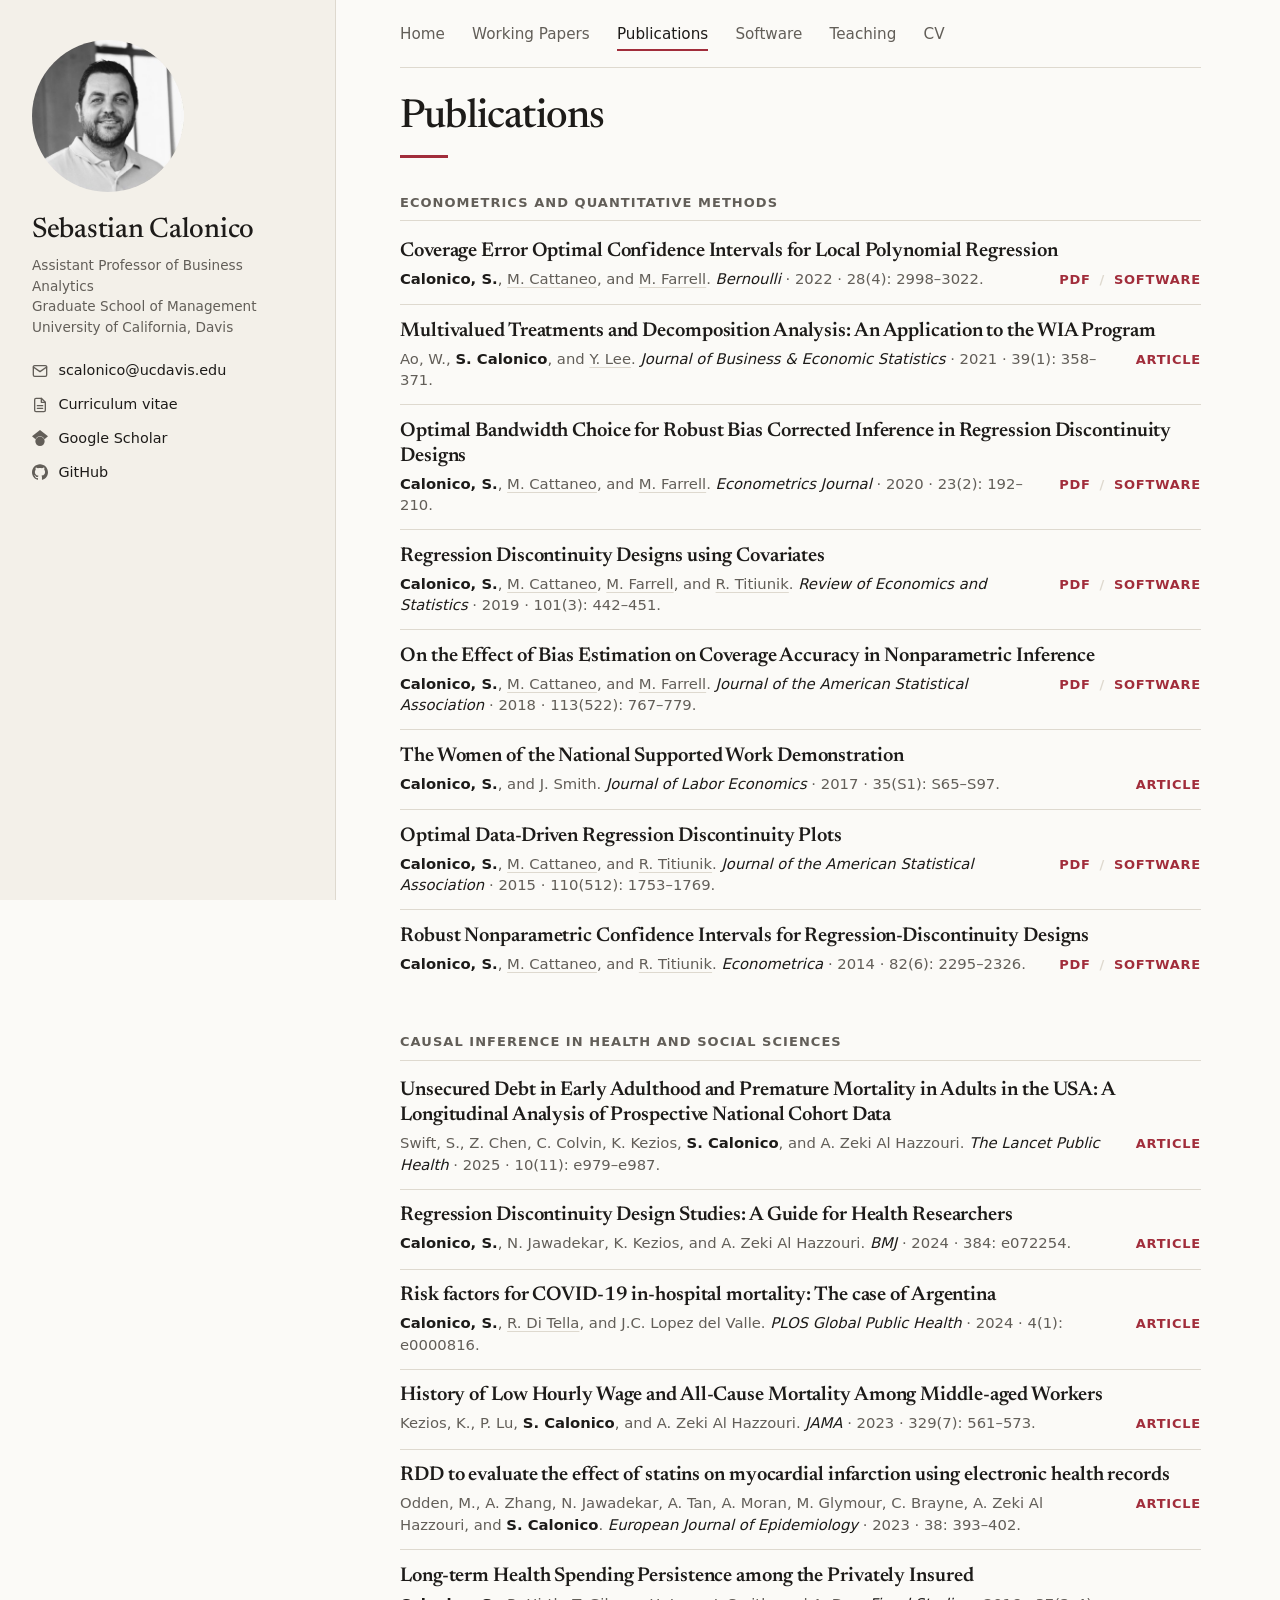
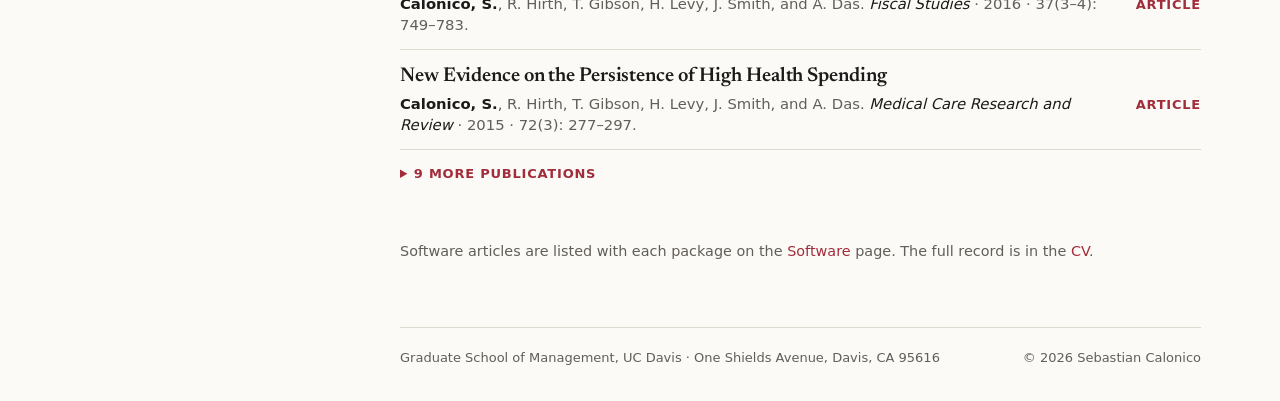
<file: standard-publications.html>
<!doctype html>
<html lang="en">
  <head>
    <meta charset="utf-8" />
    <meta name="viewport" content="width=device-width, initial-scale=1" />
    <meta http-equiv="refresh" content="0; url=./publications.html" />
    <link rel="canonical" href="https://scalonico.github.io/publications.html" />
    <title>Redirecting to Publications | Sebastian Calonico</title>
  </head>
  <body><p>Redirecting to <a href="./publications.html">Publications</a>.</p></body>
</html>
</file>
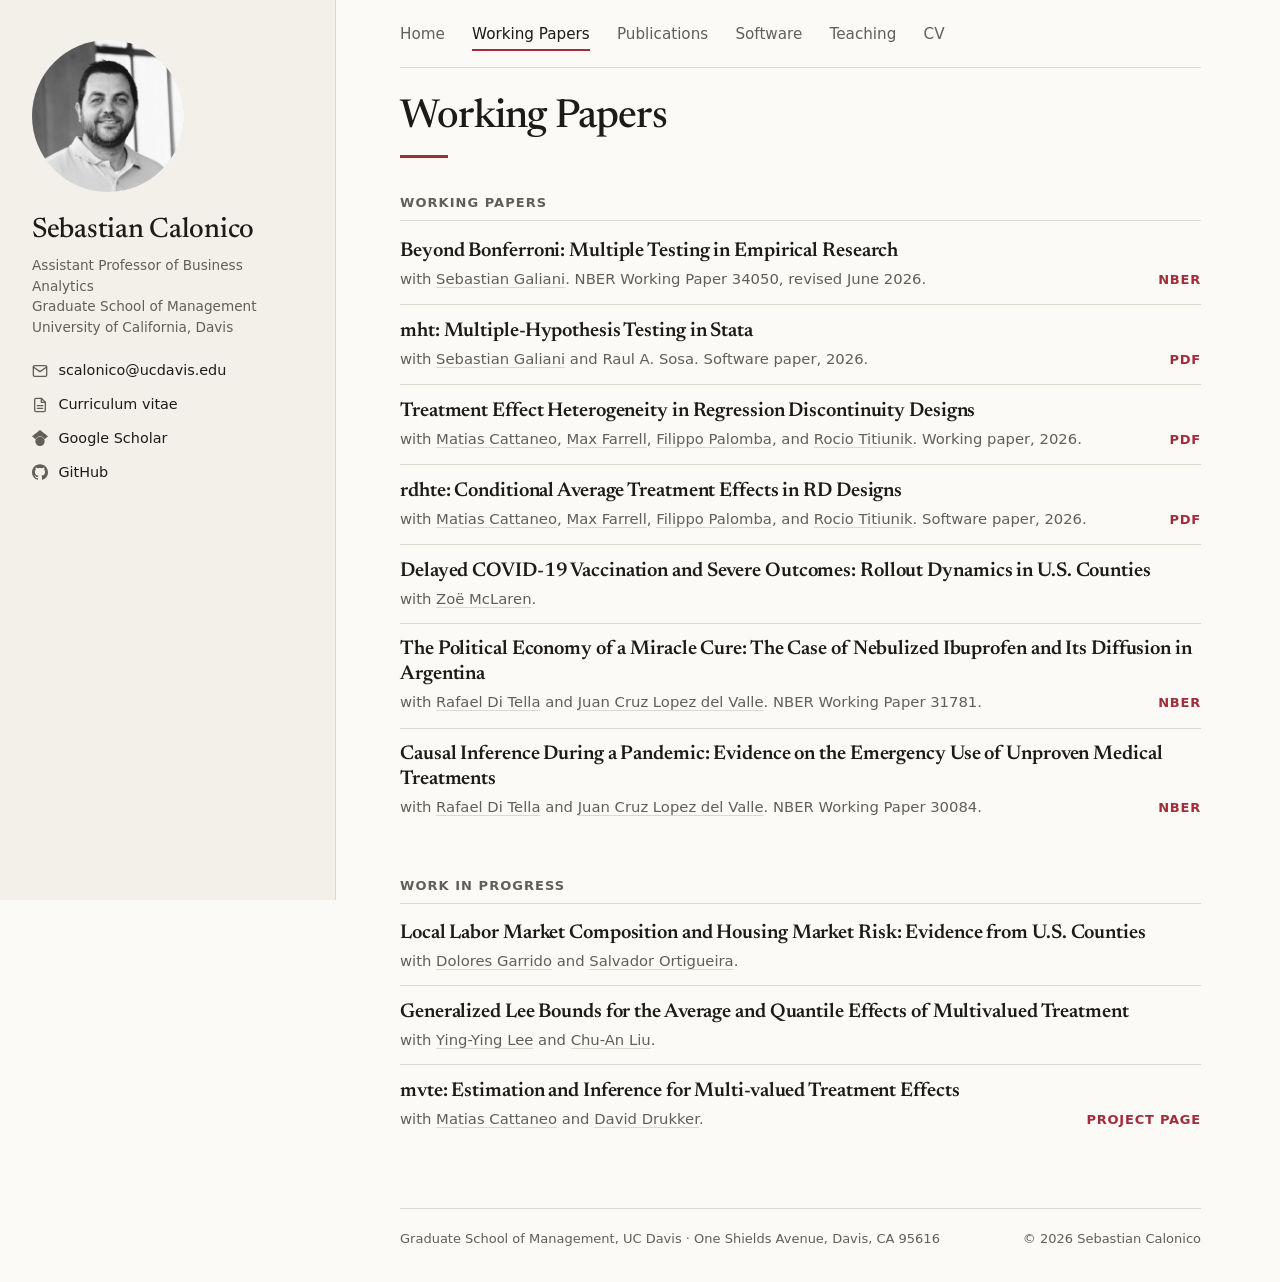
<file: standard-research.html>
<!doctype html>
<html lang="en">
  <head>
    <meta charset="utf-8" />
    <meta name="viewport" content="width=device-width, initial-scale=1" />
    <meta http-equiv="refresh" content="0; url=./research.html" />
    <link rel="canonical" href="https://scalonico.github.io/research.html" />
    <title>Redirecting to Research | Sebastian Calonico</title>
  </head>
  <body><p>Redirecting to <a href="./research.html">Current Research</a>.</p></body>
</html>
</file>
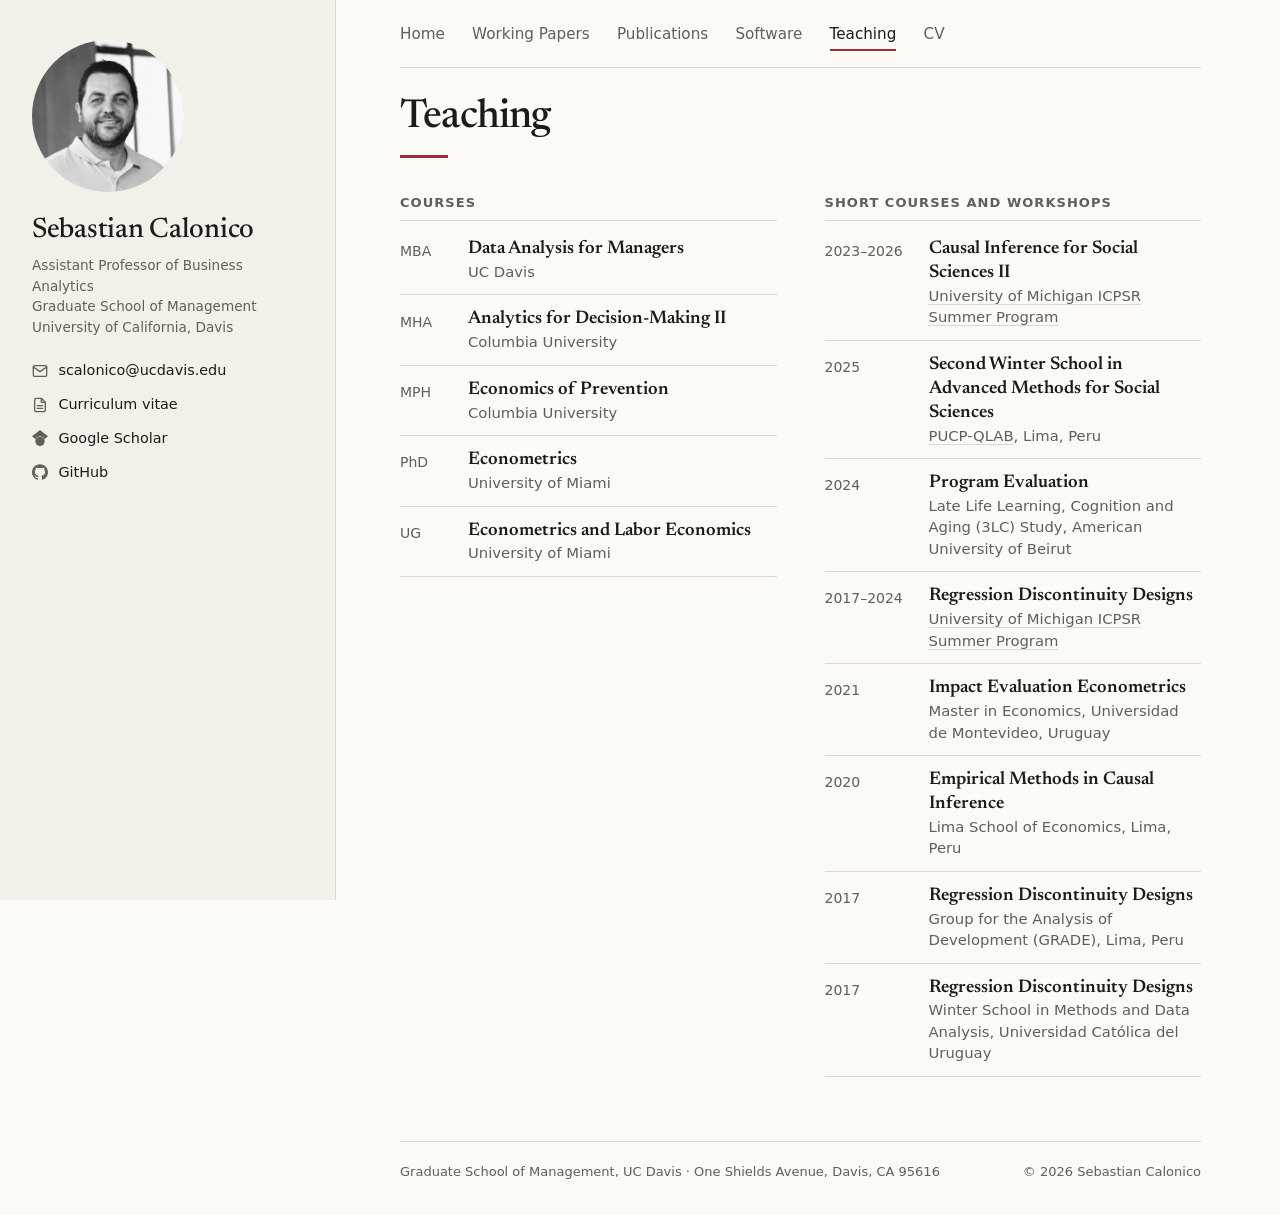
<file: standard-teaching.html>
<!doctype html>
<html lang="en">
  <head>
    <meta charset="utf-8" />
    <meta name="viewport" content="width=device-width, initial-scale=1" />
    <meta http-equiv="refresh" content="0; url=./teaching.html" />
    <link rel="canonical" href="https://scalonico.github.io/teaching.html" />
    <title>Redirecting to Teaching | Sebastian Calonico</title>
  </head>
  <body><p>Redirecting to <a href="./teaching.html">Teaching</a>.</p></body>
</html>
</file>
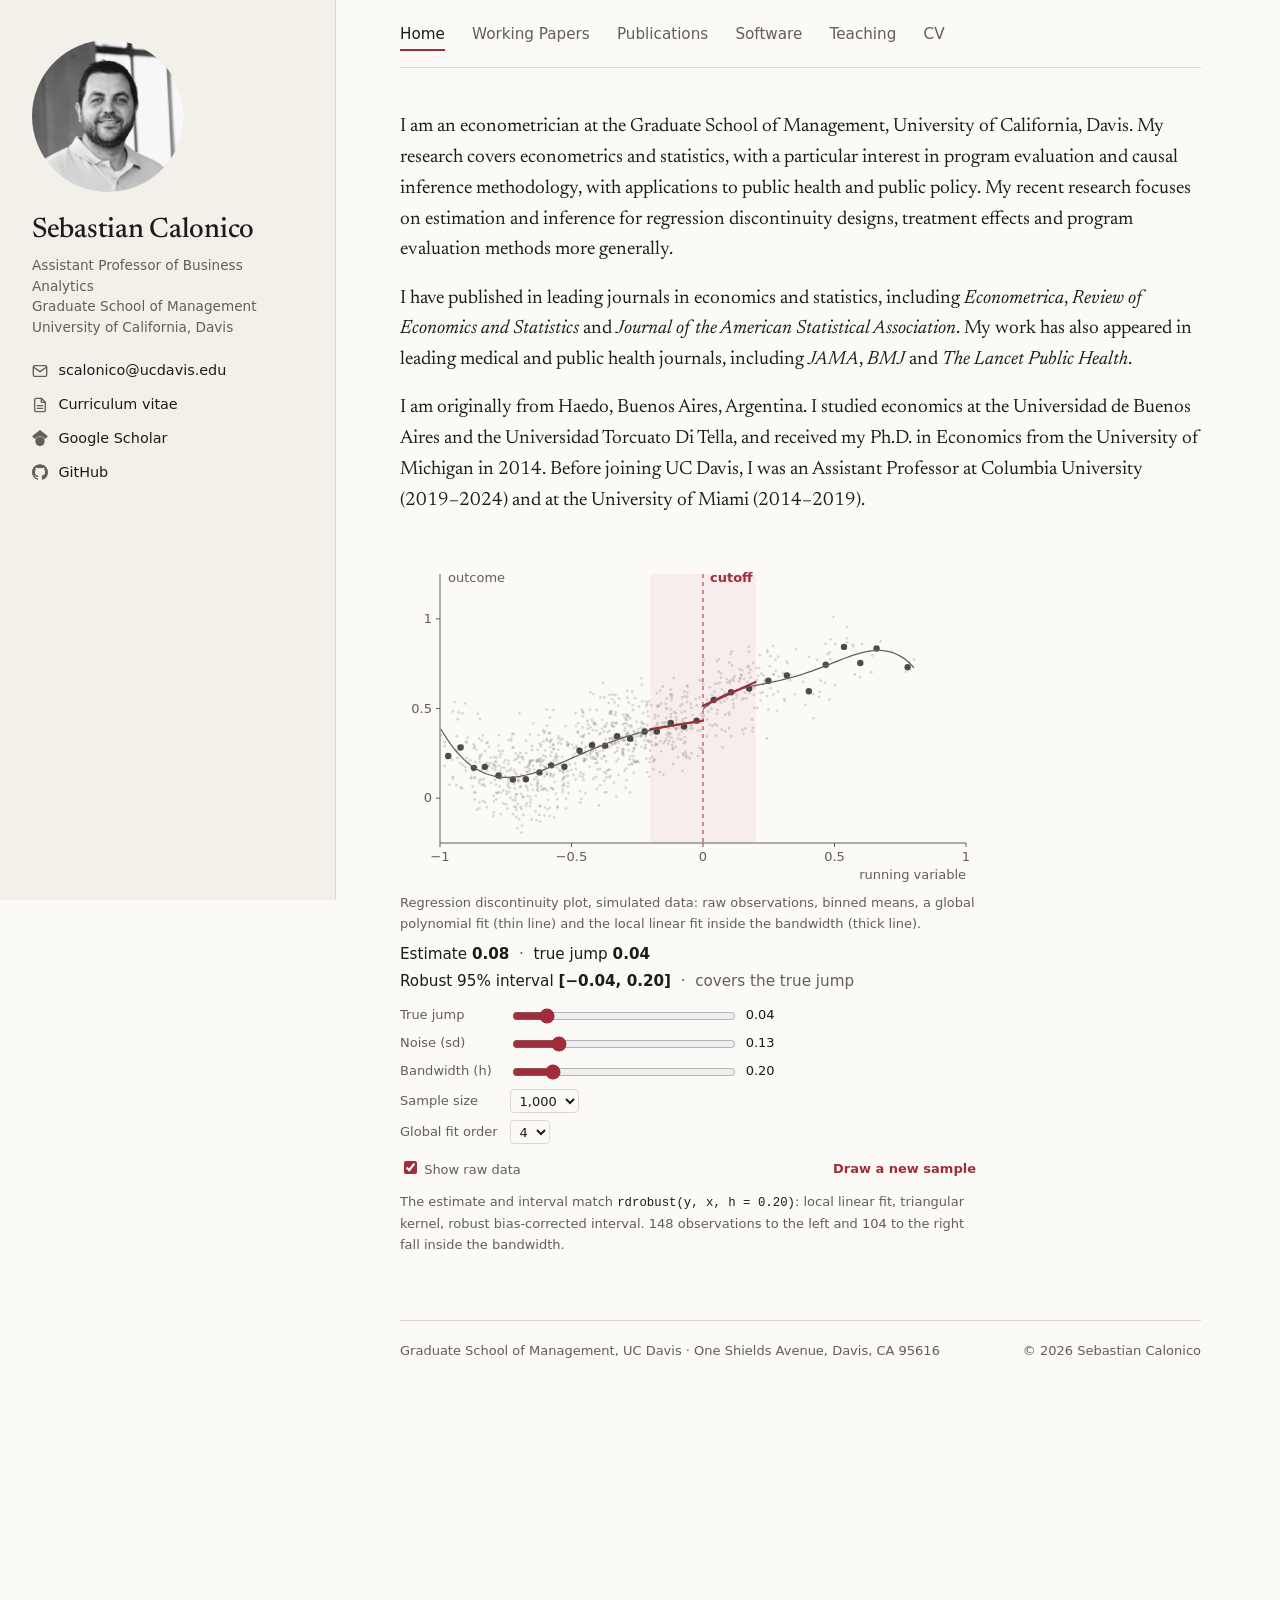
<file: standard.html>
<!DOCTYPE html>
<html lang="en">
  <head>
    <meta charset="UTF-8" />
    <meta http-equiv="refresh" content="0; url=./index.html" />
    <meta name="viewport" content="width=device-width, initial-scale=1.0" />
    <title>Redirecting | Sebastian Calonico</title>
    <link rel="canonical" href="./index.html" />
  </head>
  <body>
    <p>Redirecting to <a href="./index.html">the homepage</a>.</p>
  </body>
</html>
</file>
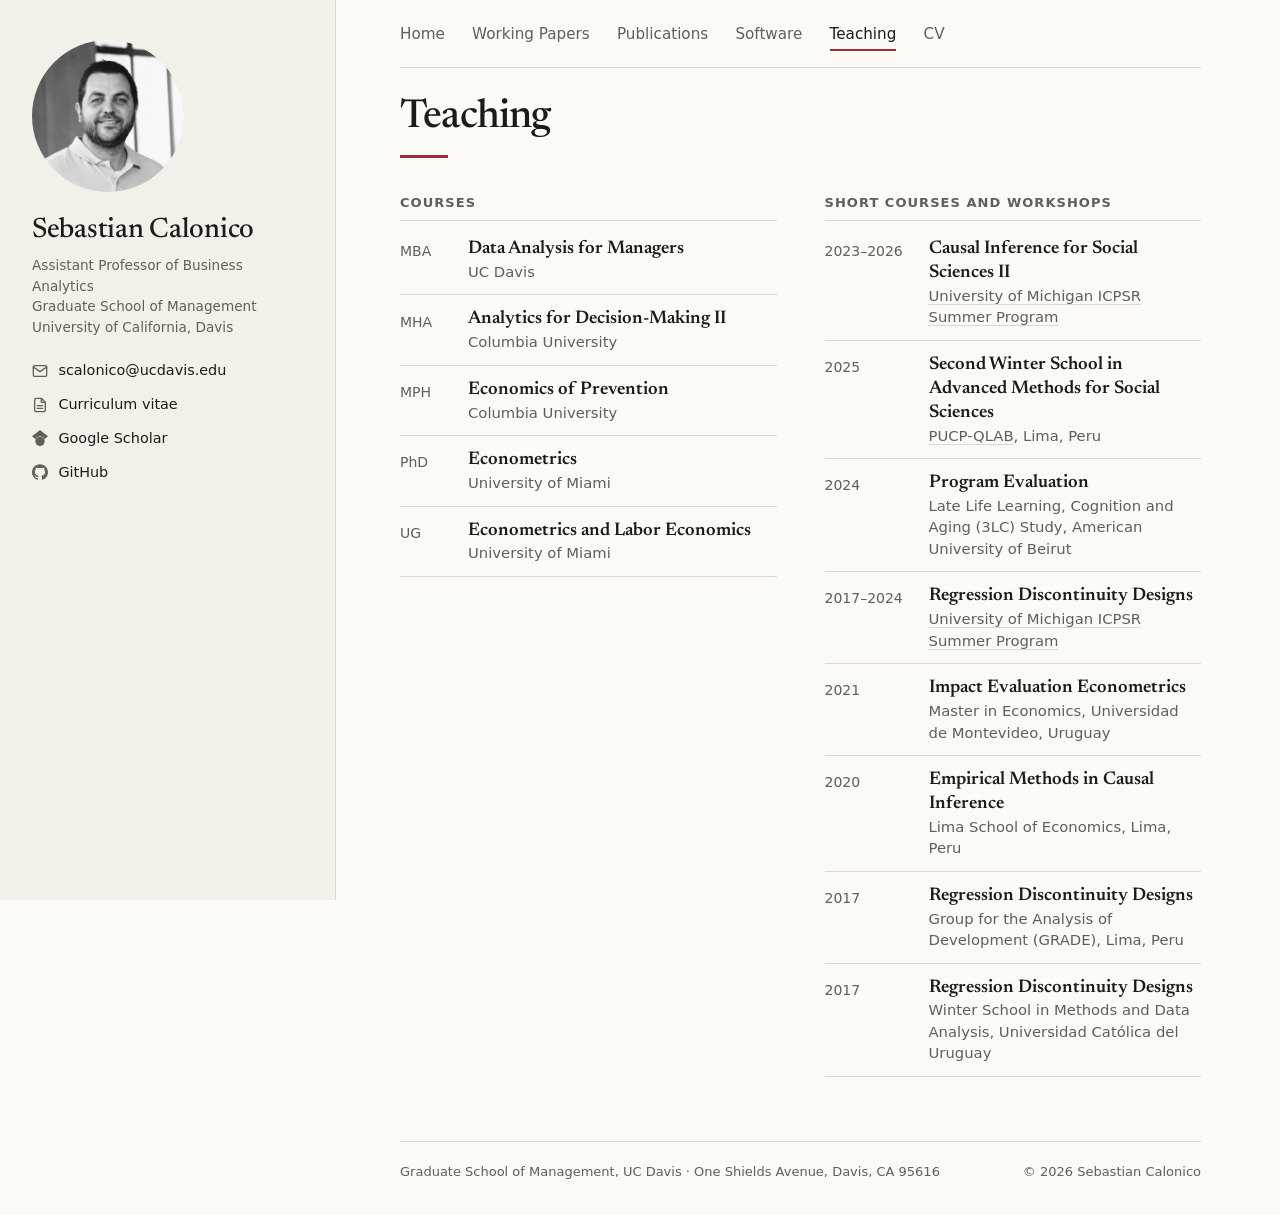
<file: teaching.html>
<!DOCTYPE html>
<html lang="en">
  <head>
    <meta charset="UTF-8" />
    <meta name="viewport" content="width=device-width, initial-scale=1.0" />
    <title>Teaching | Sebastian Calonico</title>
    <meta name="description" content="University teaching and workshops by Sebastian Calonico in econometrics, causal inference, and data analytics." />
    <meta name="theme-color" content="#fbfaf7" />
    <meta property="og:type" content="website" />
    <meta property="og:title" content="Teaching | Sebastian Calonico" />
    <meta property="og:description" content="University teaching and workshops by Sebastian Calonico in econometrics, causal inference, and data analytics." />
    <meta property="og:url" content="https://scalonico.github.io/teaching.html" />
    <link rel="canonical" href="https://scalonico.github.io/teaching.html" />
    <link rel="icon" href="./favicon.svg" type="image/svg+xml" />
    <link rel="preconnect" href="https://fonts.googleapis.com" />
    <link rel="preconnect" href="https://fonts.gstatic.com" crossorigin />
    <link
      href="https://fonts.googleapis.com/css2?family=Newsreader:ital,opsz,wght@0,6..72,400..600;1,6..72,400..600&display=swap"
      rel="stylesheet"
    />
    <link rel="stylesheet" href="./site.css?v=4" />
    <script src="./site.js?v=4" defer></script>
    <script src="./analytics.js?v=2" defer></script>
  </head>
  <body class="inner">
    <a class="skip-link" href="#main">Skip to content</a>
    <div class="shell">
      <aside class="side">
        <div class="side-top">
          <a class="side-photo" href="./index.html" aria-label="Home"><img src="./photo.jpg" alt="Sebastian Calonico" width="320" height="320" /></a>
          <p class="side-name"><a href="./index.html">Sebastian Calonico</a></p>
          <p class="side-role">
            Assistant Professor of Business Analytics<br />
            Graduate School of Management<br />
            University of California, Davis
          </p>
          <ul class="side-links" aria-label="Contact and profile links">
            <li><a href="mailto:scalonico@ucdavis.edu"><svg viewBox="0 0 24 24" aria-hidden="true" fill="none" stroke="currentColor" stroke-width="2" stroke-linecap="round" stroke-linejoin="round"><rect x="2" y="4" width="20" height="16" rx="2" /><path d="m22 6-10 7L2 6" /></svg>scalonico@ucdavis.edu</a></li>
            <li><a href="./CV/resume.pdf" target="_blank" rel="noopener"><svg viewBox="0 0 24 24" aria-hidden="true" fill="none" stroke="currentColor" stroke-width="2" stroke-linecap="round" stroke-linejoin="round"><path d="M14 2H6a2 2 0 0 0-2 2v16a2 2 0 0 0 2 2h12a2 2 0 0 0 2-2V8z" /><path d="M14 2v6h6M8 13h8M8 17h8" /></svg>Curriculum vitae</a></li>
            <li><a href="https://scholar.google.com/citations?user=rpUAhZ8AAAAJ" target="_blank" rel="noopener"><svg viewBox="0 0 24 24" aria-hidden="true" fill="currentColor"><path d="M5.242 13.769L0 9.5 12 0l12 9.5-5.242 4.269C17.548 11.249 14.978 9.5 12 9.5c-2.977 0-5.548 1.748-6.758 4.269zM12 10a7 7 0 1 0 0 14 7 7 0 0 0 0-14z" /></svg>Google Scholar</a></li>
            <li><a href="https://github.com/scalonico" target="_blank" rel="noopener"><svg viewBox="0 0 24 24" aria-hidden="true" fill="currentColor"><path d="M12 .297c-6.63 0-12 5.373-12 12 0 5.303 3.438 9.8 8.205 11.385.6.113.82-.258.82-.577 0-.285-.01-1.04-.015-2.04-3.338.724-4.042-1.61-4.042-1.61C4.422 18.07 3.633 17.7 3.633 17.7c-1.087-.744.084-.729.084-.729 1.205.084 1.838 1.236 1.838 1.236 1.07 1.835 2.809 1.305 3.495.998.108-.776.417-1.305.76-1.605-2.665-.3-5.466-1.332-5.466-5.93 0-1.31.465-2.38 1.235-3.22-.135-.303-.54-1.523.105-3.176 0 0 1.005-.322 3.3 1.23.96-.267 1.98-.399 3-.405 1.02.006 2.04.138 3 .405 2.28-1.552 3.285-1.23 3.285-1.23.645 1.653.24 2.873.12 3.176.765.84 1.23 1.91 1.23 3.22 0 4.61-2.805 5.625-5.475 5.92.42.36.81 1.096.81 2.22 0 1.606-.015 2.896-.015 3.286 0 .315.21.69.825.57C20.565 22.092 24 17.592 24 12.297c0-6.627-5.373-12-12-12" /></svg>GitHub</a></li>
          </ul>
        </div>
      </aside>

      <div class="content">
        <header class="top">
          <nav aria-label="Primary">
            <a href="./index.html">Home</a>
            <a href="./research.html">Working Papers</a>
            <a href="./publications.html">Publications</a>
            <a href="./software.html">Software</a>
            <a href="./teaching.html" aria-current="page">Teaching</a>
            <a href="./CV/resume.pdf" target="_blank" rel="noopener">CV</a>
          </nav>
        </header>
        <main id="main">
          <header class="page-head">
            <h1>Teaching</h1>
          </header>
          <div class="two-grid">
          <div>
            <h2 class="sec">Courses</h2>
            <dl class="record">
              <div><dt>MBA</dt><dd><strong>Data Analysis for Managers</strong>UC Davis</dd></div>
              <div><dt>MHA</dt><dd><strong>Analytics for Decision-Making II</strong>Columbia University</dd></div>
              <div><dt>MPH</dt><dd><strong>Economics of Prevention</strong>Columbia University</dd></div>
              <div><dt>PhD</dt><dd><strong>Econometrics</strong>University of Miami</dd></div>
              <div><dt>UG</dt><dd><strong>Econometrics and Labor Economics</strong>University of Miami</dd></div>
            </dl>
          </div>
          <div>
            <h2 class="sec">Short courses and workshops</h2>
            <dl class="record wide">
              <div>
                <dt>2023–2026</dt>
                <dd><strong>Causal Inference for Social Sciences II</strong><a class="who" href="https://www.icpsr.umich.edu/sites/ICPSR/sumprog" target="_blank" rel="noopener">University of Michigan ICPSR Summer Program</a></dd>
              </div>
              <div>
                <dt>2025</dt>
                <dd><strong>Second Winter School in Advanced Methods for Social Sciences</strong><a class="who" href="https://qlab.pucp.edu.pe/" target="_blank" rel="noopener">PUCP-QLAB</a>, Lima, Peru</dd>
              </div>
              <div>
                <dt>2024</dt>
                <dd><strong>Program Evaluation</strong>Late Life Learning, Cognition and Aging (3LC) Study, American University of Beirut</dd>
              </div>
              <div>
                <dt>2017–2024</dt>
                <dd><strong>Regression Discontinuity Designs</strong><a class="who" href="https://www.icpsr.umich.edu/sites/ICPSR/sumprog" target="_blank" rel="noopener">University of Michigan ICPSR Summer Program</a></dd>
              </div>
              <div>
                <dt>2021</dt>
                <dd><strong>Impact Evaluation Econometrics</strong>Master in Economics, Universidad de Montevideo, Uruguay</dd>
              </div>
              <div>
                <dt>2020</dt>
                <dd><strong>Empirical Methods in Causal Inference</strong>Lima School of Economics, Lima, Peru</dd>
              </div>
              <div>
                <dt>2017</dt>
                <dd><strong>Regression Discontinuity Designs</strong>Group for the Analysis of Development (GRADE), Lima, Peru</dd>
              </div>
              <div>
                <dt>2017</dt>
                <dd><strong>Regression Discontinuity Designs</strong>Winter School in Methods and Data Analysis, Universidad Católica del Uruguay</dd>
              </div>
            </dl>
          </div>
          </div>
        </main>
        <footer class="foot">
          <p>Graduate School of Management, UC Davis · One Shields Avenue, Davis, CA 95616</p>
          <p>&copy; <span id="year">2026</span> Sebastian Calonico</p>
        </footer>
      </div>
    </div>
  </body>
</html>
</file>
<file: site.css>
/* A side column carries identity on every page, with the page links in a bar at the top;
   the page content sits beside it. One web font (Newsreader), system fonts for the rest. */

:root {
  --bg: #fbfaf7;
  --ink: #1d1b19;
  --muted: #625e58;
  --rule: #ded9cf;
  --accent: #a12d3b;
  --side-bg: #f3f0e9;
  --side-ink: var(--ink);
  --side-muted: var(--muted);
  --side-rule: var(--rule);
  --side-accent: var(--accent);
  --serif: "Newsreader", "Iowan Old Style", Georgia, "Times New Roman", serif;
  --sans: system-ui, -apple-system, "Segoe UI", Roboto, "Helvetica Neue", Arial, sans-serif;
  --mono: ui-monospace, "SF Mono", Menlo, Consolas, monospace;
  --small: 0.8125rem; /* 13px floor for all text */
  --side-width: 21rem;
  color-scheme: light;
}

*,
*::before,
*::after {
  box-sizing: border-box;
}

html {
  scroll-behavior: smooth;
  scroll-padding-top: 1.5rem;
  scrollbar-gutter: stable;
}

body {
  margin: 0;
  color: var(--ink);
  background: var(--bg);
  font-family: var(--sans);
  font-size: 1rem;
  line-height: 1.6;
  -webkit-text-size-adjust: 100%;
}

h1,
h2,
h3,
p,
ul,
dl,
dd {
  margin: 0;
}

ul {
  padding: 0;
  list-style: none;
}

a {
  color: var(--accent);
  text-decoration: none;
}

a:hover {
  text-decoration: underline;
  text-decoration-thickness: 1px;
  text-underline-offset: 0.18em;
}

a:focus-visible,
summary:focus-visible {
  outline: 2px solid var(--accent);
  outline-offset: 3px;
  border-radius: 2px;
}

cite {
  font-style: italic;
}

/* Names of people and cited papers: still links, but they read as text until hovered. */
a.who,
.pkg-refs a {
  color: inherit;
  text-decoration: underline;
  text-decoration-color: var(--rule);
  text-decoration-thickness: 1px;
  text-underline-offset: 0.2em;
}

a.who:hover,
.pkg-refs a:hover {
  color: var(--accent);
  text-decoration-color: currentColor;
}

.skip-link {
  position: absolute;
  top: -4rem;
  left: 1rem;
  z-index: 10;
  padding: 0.6rem 0.9rem;
  color: var(--bg);
  background: var(--ink);
}

.skip-link:focus {
  top: 1rem;
}

/* ---------- Shell ---------- */

.shell {
  display: grid;
  grid-template-columns: var(--side-width) minmax(0, 1fr);
  min-height: 100vh;
}

.side {
  position: sticky;
  top: 0;
  align-self: start;
  height: 100vh;
  overflow-y: auto;
  padding: 2.5rem 2rem 2rem;
  border-right: 1px solid var(--side-rule);
  color: var(--side-ink);
  background: var(--side-bg);
}

.side a {
  color: inherit;
}

.side a:focus-visible {
  outline-color: var(--side-accent);
}

.side-photo img {
  display: block;
  width: 9.5rem;
  height: 9.5rem;
  border-radius: 50%;
  object-fit: cover;
}

.side-name {
  margin-top: 1.4rem;
  font-family: var(--serif);
  font-size: 1.75rem;
  font-weight: 500;
  letter-spacing: -0.01em;
  line-height: 1.15;
}

.side-name a:hover {
  text-decoration: none;
}

.side-role {
  margin-top: 0.55rem;
  color: var(--side-muted);
  font-size: 0.85rem;
  line-height: 1.5;
}

.side-links {
  display: grid;
  gap: 0.45rem;
  margin-top: 1.4rem;
  font-size: 0.9rem;
}

.side-links a {
  display: inline-flex;
  gap: 0.65rem;
  align-items: center;
  color: var(--side-ink);
}

.side-links a:hover {
  color: var(--side-accent);
  text-decoration: none;
}

.side-links svg {
  flex: none;
  width: 1rem;
  height: 1rem;
  color: var(--side-muted);
}

.side-links a:hover svg {
  color: inherit;
}

/* ---------- Content ---------- */

.content {
  display: flex;
  flex-direction: column;
  min-width: 0;
  padding: 0 clamp(1.5rem, 5vw, 4.5rem);
}

/* Page links, at the top of every page. */

.top {
  padding: 1.15rem 0;
  border-bottom: 1px solid var(--rule);
}

.top nav {
  display: flex;
  flex-wrap: wrap;
  gap: 0.3rem 1.7rem;
}

.top nav a {
  padding: 0.2rem 0;
  color: var(--muted);
  font-size: 0.95rem;
}

.top nav a:hover {
  color: var(--accent);
  text-decoration: none;
}

.top nav a[aria-current="page"] {
  color: var(--ink);
  box-shadow: 0 2px 0 var(--accent);
}

main {
  flex: 1;
  width: 100%;
  max-width: 52rem;
  padding: 1.75rem 0 4rem;
}

.page-head {
  margin-bottom: 2.25rem;
}

.page-head h1 {
  font-family: var(--serif);
  font-size: clamp(2rem, 4vw, 2.5rem);
  font-weight: 500;
  letter-spacing: -0.02em;
  line-height: 1.1;
}

/* A short accent rule under page titles. */
.page-head h1::after {
  display: block;
  width: 3rem;
  height: 3px;
  margin-top: 0.9rem;
  background: var(--accent);
  content: "";
}

.sec {
  margin: 2.75rem 0 0.25rem;
  padding-bottom: 0.5rem;
  border-bottom: 1px solid var(--rule);
  color: var(--muted);
  font-size: var(--small);
  font-weight: 600;
  letter-spacing: 0.08em;
  line-height: 1.4;
  text-transform: uppercase;
}

section:first-of-type > .sec,
.two-grid .sec {
  margin-top: 0;
}

/* Home */

.prose {
  padding-top: 1rem;
  font-family: var(--serif);
  font-size: 1.2rem;
  line-height: 1.6;
}

.prose p + p {
  margin-top: 1.1rem;
}

/* Home page plot */

.rd {
  max-width: 36rem;
  margin: 2.75rem 0 0;
}

.rd svg {
  display: block;
  width: 100%;
  height: auto;
  overflow: visible;
}

.rd figcaption {
  margin-top: 0.6rem;
  color: var(--muted);
  font-size: var(--small);
}

.rd-readout {
  margin-top: 0.5rem;
  color: var(--ink);
  font-size: 0.95rem;
}

.rd-readout strong {
  font-variant-numeric: tabular-nums;
  font-weight: 600;
}

.rd-readout span {
  margin: 0 0.3rem;
  color: var(--muted);
}

.rd-readout + .rd-readout {
  margin-top: 0.15rem;
}

.rd-cover {
  color: var(--muted);
  font-style: normal;
}

.rd-cover[data-covers="false"] {
  color: var(--accent);
  font-weight: 600;
}

.rd-controls {
  display: grid;
  grid-template-columns: max-content minmax(0, 14rem) max-content;
  gap: 0.45rem 0.75rem;
  align-items: center;
  margin-top: 0.75rem;
}

.rd-controls input[type="range"] {
  width: 100%;
  accent-color: var(--accent);
}

.rd-controls select {
  justify-self: start;
  padding: 0.15rem 0.3rem;
  border: 1px solid var(--rule);
  border-radius: 4px;
  color: var(--ink);
  background: var(--bg);
  font: inherit;
}

.rd-controls output {
  color: var(--ink);
  font-variant-numeric: tabular-nums;
}

.rd-actions {
  display: flex;
  flex-wrap: wrap;
  gap: 0.4rem 1.5rem;
  align-items: center;
  justify-content: space-between;
  margin-top: 0.6rem;
}

.rd-actions input {
  accent-color: var(--accent);
}

.rd button {
  padding: 0.3rem 0;
  border: 0;
  color: var(--accent);
  background: none;
  font: inherit;
  font-weight: 600;
  cursor: pointer;
}

.rd button:hover {
  text-decoration: underline;
}

.rd-note {
  margin-top: 0.5rem;
}

.rd-note code {
  color: var(--ink);
  font-family: var(--mono);
  font-size: 0.95em;
}

.rd-axis {
  stroke: var(--muted);
  stroke-width: 1;
}

.rd-tick {
  fill: var(--muted);
  font-family: var(--sans);
  font-size: 13px;
}

.rd-window {
  fill: var(--accent);
  fill-opacity: 0.06;
}

.rd-global {
  fill: none;
  stroke: var(--muted);
  stroke-width: 1.25;
}

.rd-raw {
  fill: var(--muted);
  fill-opacity: 0.22;
}

.rd-dot {
  fill: var(--ink);
  fill-opacity: 0.78;
}

.rd-fit {
  fill: none;
  stroke: var(--accent);
  stroke-width: 2.25;
  stroke-linecap: round;
}

.rd-cut {
  stroke: var(--accent);
  stroke-width: 1;
  stroke-dasharray: 4 4;
}

.rd-cut-label {
  fill: var(--accent);
  font-family: var(--sans);
  font-size: 13px;
  font-weight: 600;
}

/* Papers: title, then people and venue on one line with the links at its end. */

.paper {
  display: grid;
  grid-template-columns: minmax(0, 1fr) auto;
  gap: 0.25rem 1.5rem;
  align-items: baseline;
  padding: 0.85rem 0;
}

.paper + .paper {
  border-top: 1px solid var(--rule);
}

.paper .t {
  grid-column: 1 / -1;
  font-family: var(--serif);
  font-size: 1.25rem;
  font-weight: 600;
  letter-spacing: -0.005em;
  line-height: 1.25;
}

.paper .t a {
  color: inherit;
}

.paper .t a:hover {
  color: var(--accent);
  text-decoration: none;
}

.paper .au {
  color: var(--muted);
  font-size: 0.925rem;
  line-height: 1.45;
}

.paper .au b {
  color: var(--ink);
  font-weight: 600;
}

.paper .venue cite {
  color: var(--ink);
}

.plinks {
  display: flex;
  gap: 0.15rem 0.55rem;
  white-space: nowrap;
  font-size: var(--small);
  font-weight: 600;
  letter-spacing: 0.06em;
  text-transform: uppercase;
}

.plinks span {
  color: var(--rule);
}

.more {
  border-top: 1px solid var(--rule);
}

.more summary {
  padding: 0.9rem 0;
  color: var(--accent);
  font-size: var(--small);
  font-weight: 600;
  letter-spacing: 0.06em;
  text-transform: uppercase;
  cursor: pointer;
}

.more[open] summary {
  border-bottom: 1px solid var(--rule);
}

.note {
  margin-top: 2.5rem;
  color: var(--muted);
  font-size: 0.9rem;
}

/* Software */

.pkg {
  display: grid;
  grid-template-columns: 13.5rem minmax(0, 1fr);
  gap: 0.6rem 2rem;
  align-items: start;
  padding: 1.15rem 0;
  border-top: 1px solid var(--rule);
}

.page-head + .pkg {
  padding-top: 0;
  border-top: 0;
}

.pkg h2 {
  display: inline;
  font-family: var(--mono);
  font-size: 1.2rem;
  font-weight: 600;
  line-height: 1.3;
}

.pkg-langs,
.pkg-status {
  display: inline;
  margin-left: 0.5rem;
  color: var(--muted);
  font-size: var(--small);
}

/* Live badges from CRAN, PyPI and GitHub. */
.badges {
  display: flex;
  flex-wrap: wrap;
  gap: 0.3rem 0.35rem;
  align-items: center;
  margin-top: 0.55rem;
}

.badges a {
  display: block;
  line-height: 0;
}

.badges img {
  display: block;
  width: auto;
  height: 20px;
}

.pkg-desc {
  font-family: var(--serif);
  font-size: 1.12rem;
  line-height: 1.35;
}

.pkg-with,
.pkg-refs {
  margin-top: 0.25rem;
  color: var(--muted);
  font-size: 0.9rem;
  line-height: 1.5;
}

.pkg-refs {
  color: var(--ink);
}

.pkg-refs .k,
.pkg-refs > span[aria-hidden] {
  color: var(--muted);
}

/* Teaching */

.two-grid {
  display: grid;
  grid-template-columns: repeat(2, minmax(0, 1fr));
  gap: 2.5rem 3rem;
}

.record > div {
  display: grid;
  grid-template-columns: 3.5rem minmax(0, 1fr);
  gap: 0.75rem;
  padding: 0.75rem 0;
  border-bottom: 1px solid var(--rule);
}

.record.wide > div {
  grid-template-columns: 5.75rem minmax(0, 1fr);
}

.record dt {
  padding-top: 0.2rem;
  color: var(--muted);
  font-size: 0.875rem;
  font-variant-numeric: tabular-nums;
}

.record dd {
  color: var(--muted);
  font-size: 0.925rem;
  line-height: 1.45;
}

.record strong {
  display: block;
  color: var(--ink);
  font-family: var(--serif);
  font-size: 1.15rem;
  font-weight: 600;
  line-height: 1.3;
}

/* Footer */

.foot {
  display: flex;
  flex-wrap: wrap;
  gap: 0.25rem 2rem;
  justify-content: space-between;
  max-width: 52rem;
  padding: 1.25rem 0 2rem;
  border-top: 1px solid var(--rule);
  color: var(--muted);
  font-size: var(--small);
}

/* ---------- Narrow screens: the side column becomes a header ---------- */

@media (max-width: 70rem) {
  .shell {
    display: block;
  }

  .side {
    position: static;
    height: auto;
    overflow: visible;
    padding: 1.5rem 1.25rem 1.1rem;
    border-right: 0;
    border-bottom: 1px solid var(--side-rule);
  }

  .side-photo img {
    width: 7rem;
    height: 7rem;
  }

  /* On inner pages only the name stays. */
  .inner .side-photo,
  .inner .side-role,
  .inner .side-links {
    display: none;
  }

  .inner .side-name {
    margin-top: 0;
    font-size: 1.35rem;
  }

  .top nav {
    gap: 0.3rem 1.2rem;
  }

  .content {
    padding: 0 1.25rem;
  }

  .plinks a,
  .top nav a {
    padding-block: 0.5rem;
  }

  .plinks {
    margin-top: -0.2rem;
  }

  .two-grid,
  .pkg,
  .paper {
    grid-template-columns: minmax(0, 1fr);
  }

  .two-grid {
    gap: 2.25rem;
  }

}

@media (prefers-reduced-motion: reduce) {
  html {
    scroll-behavior: auto;
  }
}

@media print {
  .top {
    display: none;
  }
}
</file>
